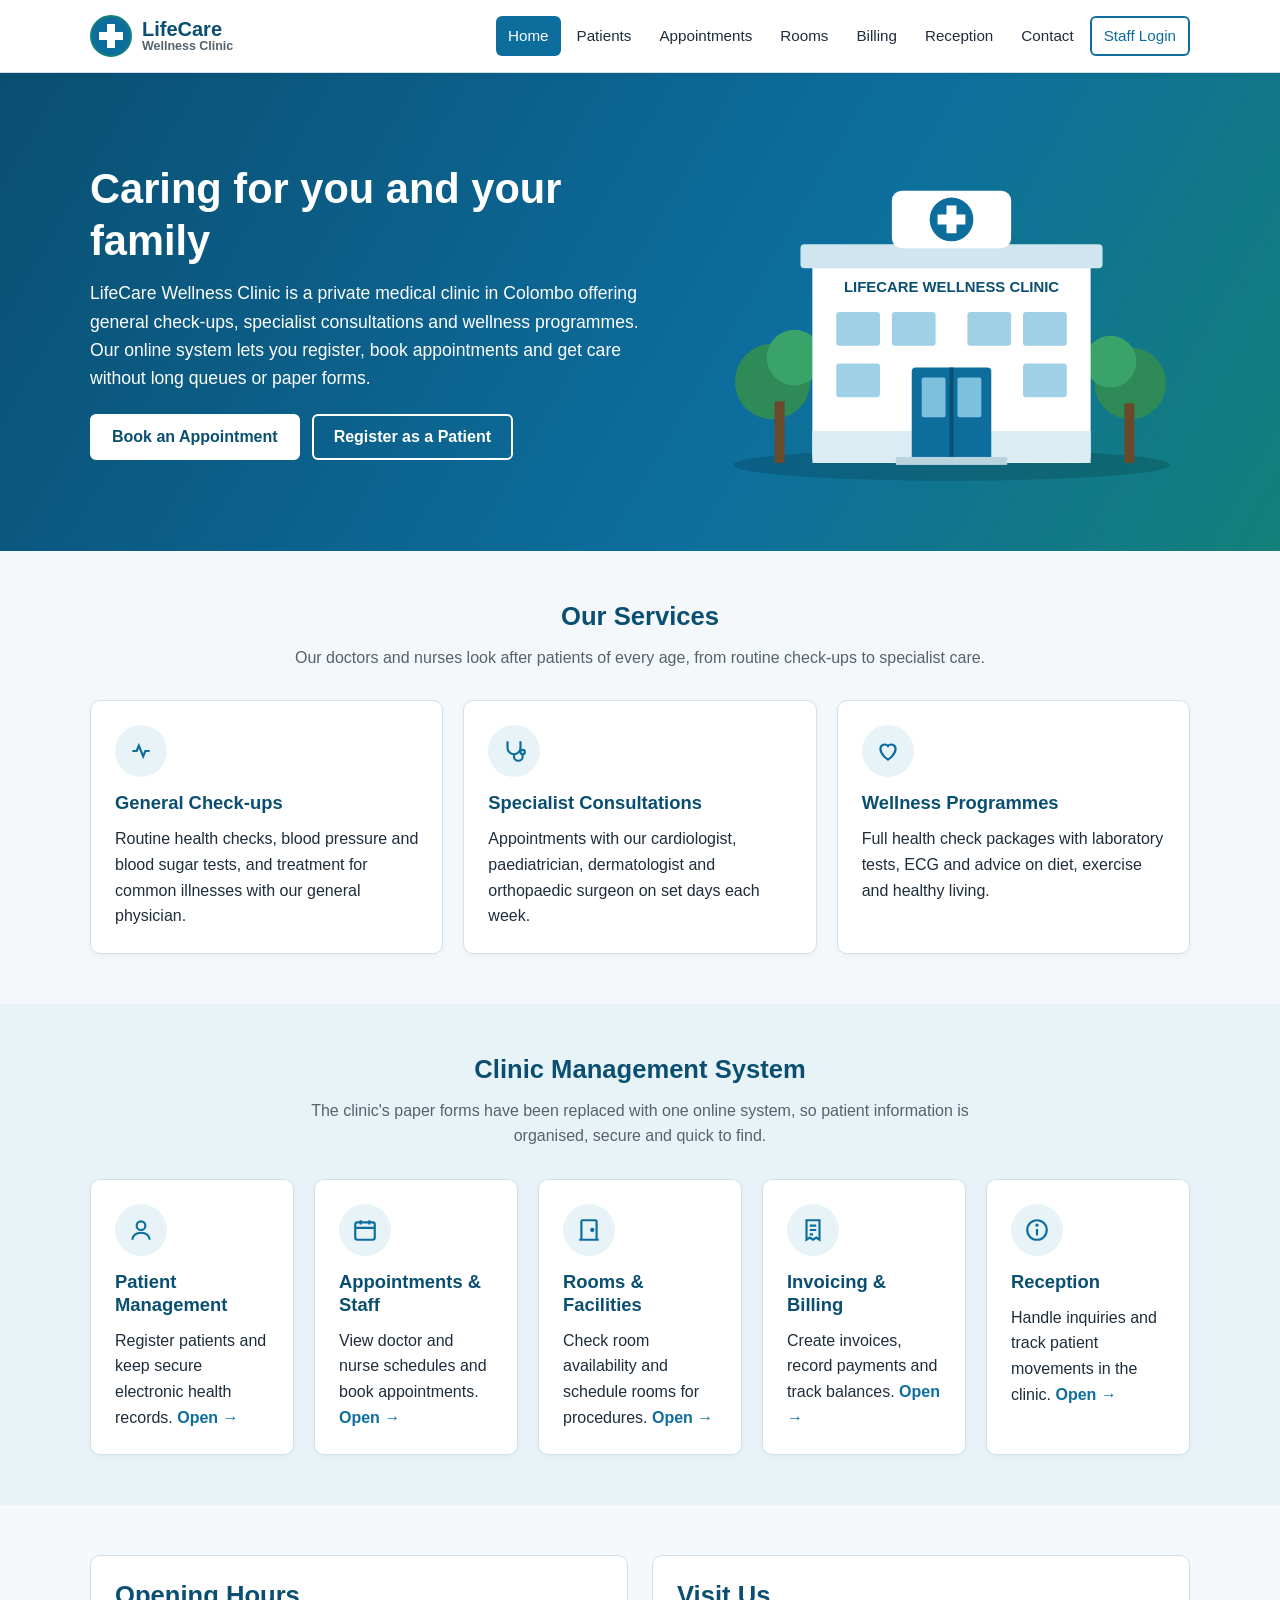
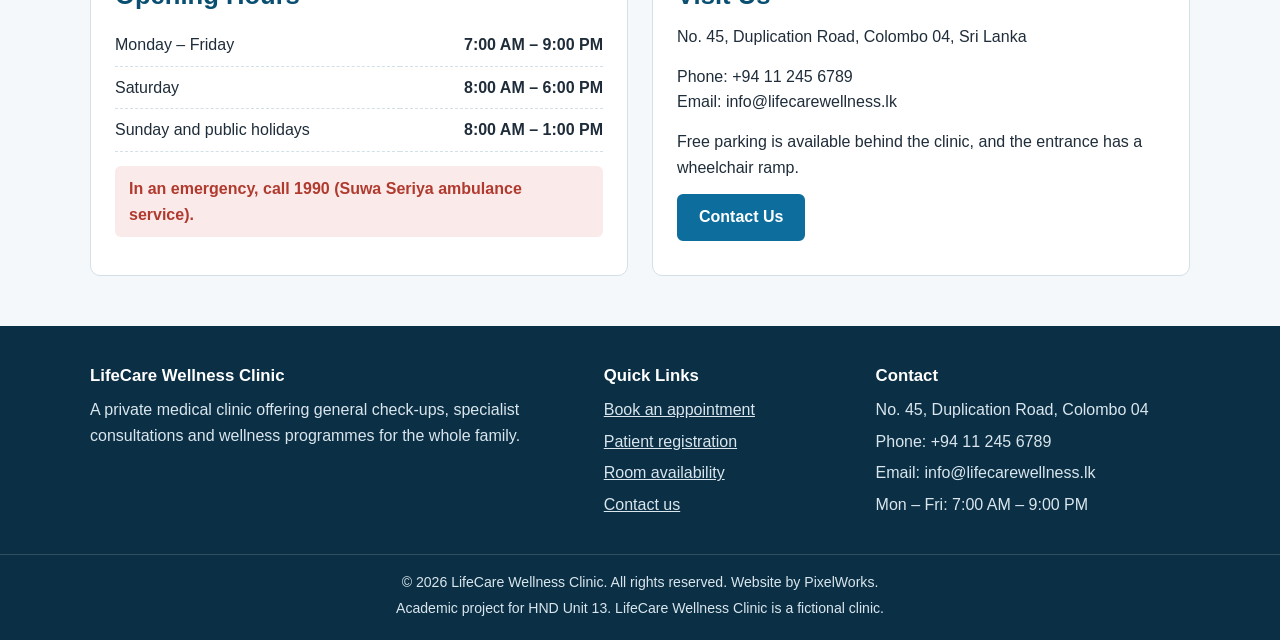
<file: index.html>
<!DOCTYPE html>
<html lang="en">
<head>
  <meta charset="UTF-8">
  <meta name="viewport" content="width=device-width, initial-scale=1">
  <title>LifeCare Wellness Clinic | Private Medical Clinic in Colombo</title>
  <meta name="description" content="LifeCare Wellness Clinic in Colombo offers general check-ups, specialist consultations and wellness programmes. Register and book appointments online.">
  <link rel="icon" href="data:image/svg+xml,%3Csvg xmlns='http://www.w3.org/2000/svg' viewBox='0 0 42 42'%3E%3Ccircle cx='21' cy='21' r='20' fill='%230d6e9e'/%3E%3Cpath d='M17 9h8v8h8v8h-8v8h-8v-8H9v-8h8z' fill='%23fff'/%3E%3C/svg%3E">
  <link rel="stylesheet" href="css/style.css">
  <script type="application/ld+json">
  {"@context": "https://schema.org", "@type": "MedicalClinic", "name": "LifeCare Wellness Clinic",
   "address": {"@type": "PostalAddress", "streetAddress": "No. 45, Duplication Road", "addressLocality": "Colombo 04", "addressCountry": "LK"},
   "telephone": "+94 11 245 6789", "openingHours": ["Mo-Fr 07:00-21:00", "Sa 08:00-18:00", "Su 08:00-13:00"],
   "medicalSpecialty": ["PrimaryCare", "Cardiovascular", "Pediatric", "Dermatology", "Musculoskeletal"]}
  </script>
</head>
<body>
  <a class="skip-link" href="#main">Skip to main content</a>

  <header class="site-header">
    <div class="container header-inner">
      <a href="index.html" class="logo"><svg viewBox="0 0 42 42" aria-hidden="true" focusable="false"><circle cx="21" cy="21" r="20" fill="#0d6e9e"/><path d="M17 9h8v8h8v8h-8v8h-8v-8H9v-8h8z" fill="#fff"/><circle cx="21" cy="21" r="20" fill="none" stroke="#13807a" stroke-width="2"/></svg><span>LifeCare<small>Wellness Clinic</small></span></a>
      <button type="button" class="menu-btn" id="menuBtn" aria-expanded="false" aria-controls="mainNav">Menu</button>
      <nav class="main-nav" id="mainNav" aria-label="Main menu">
        <ul><li><a href="index.html" class="active" aria-current="page">Home</a></li><li><a href="patients.html">Patients</a></li><li><a href="appointments.html">Appointments</a></li><li><a href="rooms.html">Rooms</a></li><li><a href="billing.html">Billing</a></li><li><a href="reception.html">Reception</a></li><li><a href="contact.html">Contact</a></li><li><a href="login.html" class="nav-login" id="navLogin">Staff Login</a></li></ul>
      </nav>
    </div>
  </header>

  <main id="main">


    <section class="hero">
      <div class="container hero-inner">
        <div class="hero-text">
          <h1>Caring for you and your family</h1>
          <p>LifeCare Wellness Clinic is a private medical clinic in Colombo offering general check-ups, specialist consultations and wellness programmes. Our online system lets you register, book appointments and get care without long queues or paper forms.</p>
          <div class="hero-buttons">
            <a href="appointments.html" class="btn btn-white">Book an Appointment</a>
            <a href="patients.html" class="btn btn-outline">Register as a Patient</a>
          </div>
        </div>
        <div class="hero-image"><svg viewBox="0 0 480 360" role="img" aria-labelledby="heroImgTitle">
  <title id="heroImgTitle">Illustration of the LifeCare Wellness Clinic building</title>
  <ellipse cx="240" cy="334" rx="220" ry="16" fill="#000" opacity="0.15"/>
  <circle cx="60" cy="250" r="38" fill="#2e8b57"/><circle cx="82" cy="226" r="28" fill="#3aa36a"/>
  <rect x="62" y="270" width="10" height="62" fill="#6b4a2b"/>
  <circle cx="420" cy="252" r="36" fill="#2e8b57"/><circle cx="400" cy="230" r="26" fill="#3aa36a"/>
  <rect x="414" y="272" width="10" height="60" fill="#6b4a2b"/>
  <rect x="100" y="128" width="280" height="204" rx="6" fill="#ffffff"/>
  <rect x="100" y="300" width="280" height="32" fill="#dcecf3"/>
  <rect x="88" y="112" width="304" height="24" rx="4" fill="#cfe6f0"/>
  <rect x="180" y="58" width="120" height="58" rx="10" fill="#ffffff"/>
  <circle cx="240" cy="87" r="22" fill="#0d6e9e"/>
  <path d="M235 73h10v9h9v10h-9v9h-10v-9h-9V82h9z" fill="#ffffff"/>
  <text x="240" y="160" text-anchor="middle" font-family="Segoe UI, Arial, sans-serif" font-size="15" font-weight="700" fill="#0a4f72">LIFECARE WELLNESS CLINIC</text>
  <g fill="#9fd0e6">
    <rect x="124" y="180" width="44" height="34" rx="3"/><rect x="180" y="180" width="44" height="34" rx="3"/>
    <rect x="256" y="180" width="44" height="34" rx="3"/><rect x="312" y="180" width="44" height="34" rx="3"/>
    <rect x="124" y="232" width="44" height="34" rx="3"/><rect x="312" y="232" width="44" height="34" rx="3"/>
  </g>
  <rect x="200" y="236" width="80" height="96" rx="4" fill="#0d6e9e"/>
  <rect x="238" y="236" width="4" height="96" fill="#0a4f72"/>
  <rect x="210" y="246" width="24" height="40" rx="2" fill="#7cc0de"/><rect x="246" y="246" width="24" height="40" rx="2" fill="#7cc0de"/>
  <rect x="184" y="326" width="112" height="8" fill="#b9d3df"/>
</svg></div>
      </div>
    </section>

    <section class="section">
      <div class="container">
        <h2 class="section-title">Our Services</h2>
        <p class="section-intro">Our doctors and nurses look after patients of every age, from routine check-ups to specialist care.</p>
        <div class="cards">
          <div class="card"><div class="card-icon"><svg viewBox="0 0 24 24" fill="none" stroke="currentColor" stroke-width="2" aria-hidden="true"><path d="M4 12h4l2-5 4 10 2-5h4"/></svg></div><h3>General Check-ups</h3><p>Routine health checks, blood pressure and blood sugar tests, and treatment for common illnesses with our general physician.</p></div>
          <div class="card"><div class="card-icon"><svg viewBox="0 0 24 24" fill="none" stroke="currentColor" stroke-width="2" aria-hidden="true"><path d="M6 3v6a6 6 0 0 0 12 0V3"/><path d="M12 15v2a4 4 0 0 0 8 0v-2"/><circle cx="20" cy="13" r="2"/></svg></div><h3>Specialist Consultations</h3><p>Appointments with our cardiologist, paediatrician, dermatologist and orthopaedic surgeon on set days each week.</p></div>
          <div class="card"><div class="card-icon"><svg viewBox="0 0 24 24" fill="none" stroke="currentColor" stroke-width="2" aria-hidden="true"><path d="M12 20s-7-4.4-7-10a4 4 0 0 1 7-2.6A4 4 0 0 1 19 10c0 5.6-7 10-7 10z"/></svg></div><h3>Wellness Programmes</h3><p>Full health check packages with laboratory tests, ECG and advice on diet, exercise and healthy living.</p></div>
        </div>
      </div>
    </section>

    <section class="section section-light">
      <div class="container">
        <h2 class="section-title">Clinic Management System</h2>
        <p class="section-intro">The clinic's paper forms have been replaced with one online system, so patient information is organised, secure and quick to find.</p>
        <div class="cards cards-5">
          <a class="card card-link" href="patients.html"><div class="card-icon"><svg viewBox="0 0 24 24" fill="none" stroke="currentColor" stroke-width="2" aria-hidden="true"><circle cx="12" cy="8" r="4"/><path d="M4 21c0-4 3.6-6.5 8-6.5s8 2.5 8 6.5"/></svg></div><h3>Patient Management</h3><p>Register patients and keep secure electronic health records. <span class="more">Open &rarr;</span></p></a>
          <a class="card card-link" href="appointments.html"><div class="card-icon"><svg viewBox="0 0 24 24" fill="none" stroke="currentColor" stroke-width="2" aria-hidden="true"><rect x="3" y="5" width="18" height="16" rx="2"/><path d="M3 10h18M8 3v4M16 3v4"/></svg></div><h3>Appointments &amp; Staff</h3><p>View doctor and nurse schedules and book appointments. <span class="more">Open &rarr;</span></p></a>
          <a class="card card-link" href="rooms.html"><div class="card-icon"><svg viewBox="0 0 24 24" fill="none" stroke="currentColor" stroke-width="2" aria-hidden="true"><path d="M5 21V4a1 1 0 0 1 1-1h12a1 1 0 0 1 1 1v17M3 21h18"/><circle cx="15" cy="12" r="1" fill="currentColor"/></svg></div><h3>Rooms &amp; Facilities</h3><p>Check room availability and schedule rooms for procedures. <span class="more">Open &rarr;</span></p></a>
          <a class="card card-link" href="billing.html"><div class="card-icon"><svg viewBox="0 0 24 24" fill="none" stroke="currentColor" stroke-width="2" aria-hidden="true"><path d="M6 3h12v18l-3-2-3 2-3-2-3 2z"/><path d="M9 8h6M9 12h6M9 16h3"/></svg></div><h3>Invoicing &amp; Billing</h3><p>Create invoices, record payments and track balances. <span class="more">Open &rarr;</span></p></a>
          <a class="card card-link" href="reception.html"><div class="card-icon"><svg viewBox="0 0 24 24" fill="none" stroke="currentColor" stroke-width="2" aria-hidden="true"><circle cx="12" cy="12" r="9"/><path d="M12 11v6"/><circle cx="12" cy="7.5" r="0.6" fill="currentColor"/></svg></div><h3>Reception</h3><p>Handle inquiries and track patient movements in the clinic. <span class="more">Open &rarr;</span></p></a>
        </div>
      </div>
    </section>

    <section class="section">
      <div class="container info-grid">
        <div class="panel">
          <h2>Opening Hours</h2>
          <table class="hours">
            <tr><td>Monday &ndash; Friday</td><td>7:00 AM &ndash; 9:00 PM</td></tr>
            <tr><td>Saturday</td><td>8:00 AM &ndash; 6:00 PM</td></tr>
            <tr><td>Sunday and public holidays</td><td>8:00 AM &ndash; 1:00 PM</td></tr>
          </table>
          <p class="emergency">In an emergency, call 1990 (Suwa Seriya ambulance service).</p>
        </div>
        <div class="panel">
          <h2>Visit Us</h2>
          <p>No. 45, Duplication Road, Colombo 04, Sri Lanka</p>
          <p>Phone: +94 11 245 6789<br>Email: info@lifecarewellness.lk</p>
          <p>Free parking is available behind the clinic, and the entrance has a wheelchair ramp.</p>
          <a class="btn" href="contact.html">Contact Us</a>
        </div>
      </div>
    </section>
  </main>

  <footer class="site-footer">
    <div class="container footer-grid">
      <div>
        <h2>LifeCare Wellness Clinic</h2>
        <p>A private medical clinic offering general check-ups, specialist consultations and wellness programmes for the whole family.</p>
      </div>
      <div>
        <h2>Quick Links</h2>
        <ul>
          <li><a href="appointments.html">Book an appointment</a></li>
          <li><a href="patients.html">Patient registration</a></li>
          <li><a href="rooms.html">Room availability</a></li>
          <li><a href="contact.html">Contact us</a></li>
        </ul>
      </div>
      <div>
        <h2>Contact</h2>
        <ul>
          <li>No. 45, Duplication Road, Colombo 04</li>
          <li>Phone: +94 11 245 6789</li>
          <li>Email: info@lifecarewellness.lk</li>
          <li>Mon &ndash; Fri: 7:00 AM &ndash; 9:00 PM</li>
        </ul>
      </div>
    </div>
    <div class="footer-bottom">
      <div class="container">
        <p>&copy; <span id="year">2026</span> LifeCare Wellness Clinic. All rights reserved. Website by PixelWorks.</p>
        <p>Academic project for HND Unit 13. LifeCare Wellness Clinic is a fictional clinic.</p>
      </div>
    </div>
  </footer>

  <script src="js/script.js"></script>
</body>
</html>
</file>
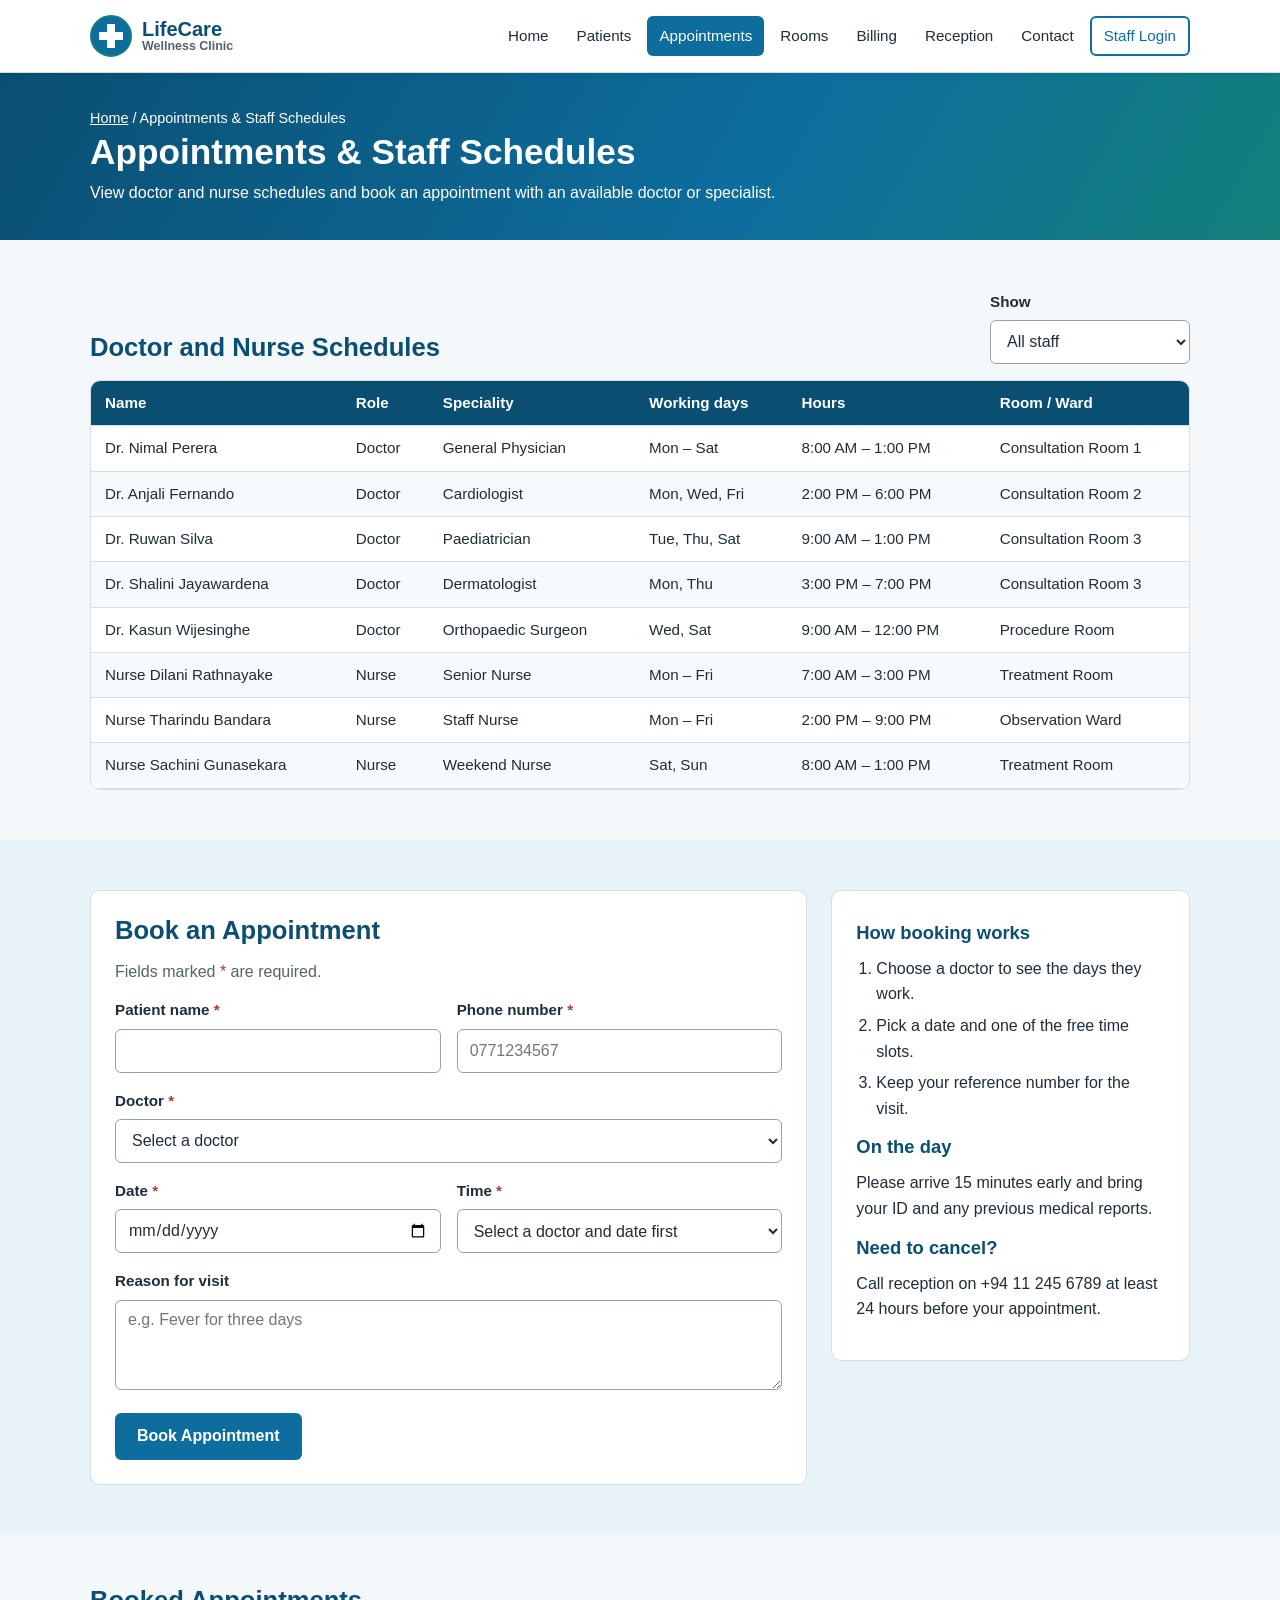
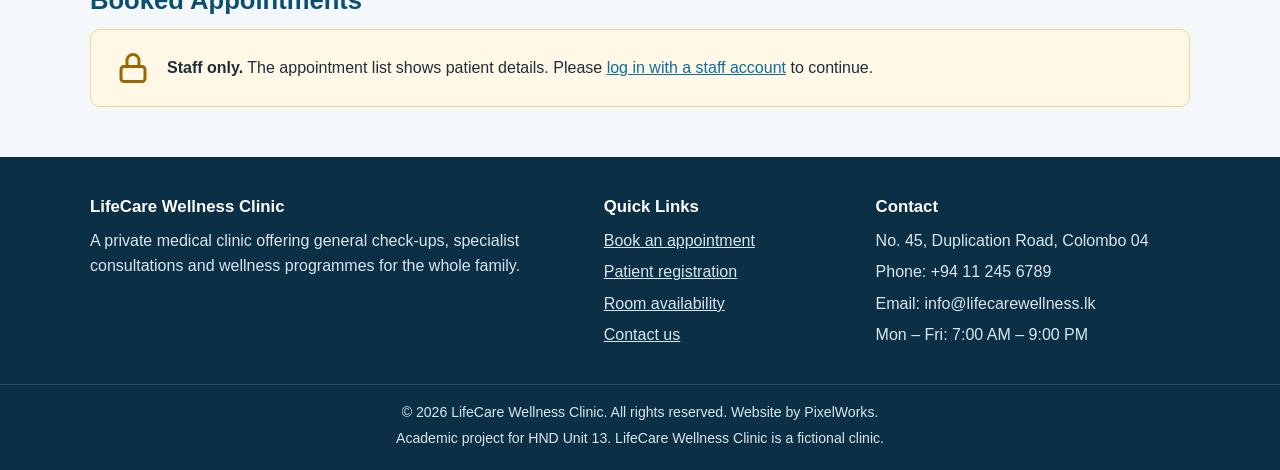
<file: appointments.html>
<!DOCTYPE html>
<html lang="en">
<head>
  <meta charset="UTF-8">
  <meta name="viewport" content="width=device-width, initial-scale=1">
  <title>Appointments and Staff Schedules | LifeCare Wellness Clinic</title>
  <meta name="description" content="See when LifeCare Wellness Clinic doctors and nurses are available and book an appointment with a general physician or specialist online.">
  <link rel="icon" href="data:image/svg+xml,%3Csvg xmlns='http://www.w3.org/2000/svg' viewBox='0 0 42 42'%3E%3Ccircle cx='21' cy='21' r='20' fill='%230d6e9e'/%3E%3Cpath d='M17 9h8v8h8v8h-8v8h-8v-8H9v-8h8z' fill='%23fff'/%3E%3C/svg%3E">
  <link rel="stylesheet" href="css/style.css">
</head>
<body>
  <a class="skip-link" href="#main">Skip to main content</a>

  <header class="site-header">
    <div class="container header-inner">
      <a href="index.html" class="logo"><svg viewBox="0 0 42 42" aria-hidden="true" focusable="false"><circle cx="21" cy="21" r="20" fill="#0d6e9e"/><path d="M17 9h8v8h8v8h-8v8h-8v-8H9v-8h8z" fill="#fff"/><circle cx="21" cy="21" r="20" fill="none" stroke="#13807a" stroke-width="2"/></svg><span>LifeCare<small>Wellness Clinic</small></span></a>
      <button type="button" class="menu-btn" id="menuBtn" aria-expanded="false" aria-controls="mainNav">Menu</button>
      <nav class="main-nav" id="mainNav" aria-label="Main menu">
        <ul><li><a href="index.html">Home</a></li><li><a href="patients.html">Patients</a></li><li><a href="appointments.html" class="active" aria-current="page">Appointments</a></li><li><a href="rooms.html">Rooms</a></li><li><a href="billing.html">Billing</a></li><li><a href="reception.html">Reception</a></li><li><a href="contact.html">Contact</a></li><li><a href="login.html" class="nav-login" id="navLogin">Staff Login</a></li></ul>
      </nav>
    </div>
  </header>

  <main id="main">
<section class="page-banner"><div class="container"><p class="breadcrumb"><a href="index.html">Home</a> / Appointments &amp; Staff Schedules</p><h1>Appointments &amp; Staff Schedules</h1><p>View doctor and nurse schedules and book an appointment with an available doctor or specialist.</p></div></section>

    <section class="section">
      <div class="container">
        <div class="section-head">
          <h2>Doctor and Nurse Schedules</h2>
          <div class="form-group" style="margin:0;min-width:200px"><label for="roleFilter">Show</label>
            <select id="roleFilter"><option value="all">All staff</option><option value="Doctor">Doctors only</option><option value="Nurse">Nurses only</option></select></div>
        </div>
        <div class="table-wrap">
          <table class="data-table" id="scheduleTable">
            <thead><tr><th>Name</th><th>Role</th><th>Speciality</th><th>Working days</th><th>Hours</th><th>Room / Ward</th></tr></thead>
            <tbody></tbody>
          </table>
        </div>
      </div>
    </section>

    <section class="section section-light">
      <div class="container two-col">
        <div class="panel">
          <h2>Book an Appointment</h2>
          <p class="muted">Fields marked <span class="required">*</span> are required.</p>
          <form id="appointmentForm" novalidate>
            <div class="form-row"><div class="form-group"><label for="aPatient">Patient name <span class="required" aria-hidden="true">*</span></label><input type="text" id="aPatient" name="aPatient" required aria-describedby="aPatientError" autocomplete="name"><span class="error-text" id="aPatientError"></span></div><div class="form-group"><label for="aPhone">Phone number <span class="required" aria-hidden="true">*</span></label><input type="tel" id="aPhone" name="aPhone" required aria-describedby="aPhoneError" autocomplete="tel" placeholder="0771234567"><span class="error-text" id="aPhoneError"></span></div></div>
            <div class="form-group"><label for="aDoctor">Doctor <span class="required" aria-hidden="true">*</span></label><select id="aDoctor" name="aDoctor" required aria-describedby="aDoctorError"><option value="">Select a doctor</option></select><span class="error-text" id="aDoctorError"></span></div>
            <p class="hint" id="doctorDays" aria-live="polite"></p>
            <div class="form-row"><div class="form-group"><label for="aDate">Date <span class="required" aria-hidden="true">*</span></label><input type="date" id="aDate" name="aDate" required aria-describedby="aDateError"><span class="error-text" id="aDateError"></span></div><div class="form-group"><label for="aTime">Time <span class="required" aria-hidden="true">*</span></label><select id="aTime" name="aTime" required aria-describedby="aTimeError"><option value="">Select a doctor and date first</option></select><span class="error-text" id="aTimeError"></span></div></div>
            <div class="form-group"><label for="aReason">Reason for visit</label><textarea id="aReason" name="aReason" aria-describedby="aReasonError" placeholder="e.g. Fever for three days"></textarea><span class="error-text" id="aReasonError"></span></div>
            <button type="submit" class="btn">Book Appointment</button>
            <p id="appointmentMsg" class="message" role="status" aria-live="polite"></p>
          </form>
        </div>
        <aside class="panel side-info">
          <h3>How booking works</h3>
          <ol>
            <li>Choose a doctor to see the days they work.</li>
            <li>Pick a date and one of the free time slots.</li>
            <li>Keep your reference number for the visit.</li>
          </ol>
          <h3>On the day</h3>
          <p>Please arrive 15 minutes early and bring your ID and any previous medical reports.</p>
          <h3>Need to cancel?</h3>
          <p>Call reception on +94 11 245 6789 at least 24 hours before your appointment.</p>
        </aside>
      </div>
    </section>

    <section class="section">
      <div class="container">
        <h2>Booked Appointments</h2>
        <div class="lock-box guest-only"><svg viewBox="0 0 24 24" aria-hidden="true" focusable="false" fill="none" stroke="currentColor" stroke-width="2"><rect x="4" y="11" width="16" height="10" rx="2"/><path d="M8 11V7a4 4 0 0 1 8 0v4"/></svg><p><strong>Staff only.</strong> The appointment list shows patient details. Please <a href="login.html">log in with a staff account</a> to continue.</p></div>
        <div class="staff-only">
          <div class="inline-form">
            <div class="form-group"><label for="apptFilterDate">Show appointments on</label><input type="date" id="apptFilterDate"></div>
            <button type="button" class="btn btn-secondary" id="apptShowAll">Show all dates</button>
          </div>
          <div class="table-wrap">
            <table class="data-table" id="appointmentTable">
              <thead><tr><th>Ref</th><th>Date</th><th>Time</th><th>Patient</th><th>Phone</th><th>Doctor</th><th>Reason</th><th>Status</th><th>Action</th></tr></thead>
              <tbody></tbody>
            </table>
          </div>
        </div>
      </div>
    </section>
  </main>

  <footer class="site-footer">
    <div class="container footer-grid">
      <div>
        <h2>LifeCare Wellness Clinic</h2>
        <p>A private medical clinic offering general check-ups, specialist consultations and wellness programmes for the whole family.</p>
      </div>
      <div>
        <h2>Quick Links</h2>
        <ul>
          <li><a href="appointments.html">Book an appointment</a></li>
          <li><a href="patients.html">Patient registration</a></li>
          <li><a href="rooms.html">Room availability</a></li>
          <li><a href="contact.html">Contact us</a></li>
        </ul>
      </div>
      <div>
        <h2>Contact</h2>
        <ul>
          <li>No. 45, Duplication Road, Colombo 04</li>
          <li>Phone: +94 11 245 6789</li>
          <li>Email: info@lifecarewellness.lk</li>
          <li>Mon &ndash; Fri: 7:00 AM &ndash; 9:00 PM</li>
        </ul>
      </div>
    </div>
    <div class="footer-bottom">
      <div class="container">
        <p>&copy; <span id="year">2026</span> LifeCare Wellness Clinic. All rights reserved. Website by PixelWorks.</p>
        <p>Academic project for HND Unit 13. LifeCare Wellness Clinic is a fictional clinic.</p>
      </div>
    </div>
  </footer>

  <script src="js/script.js"></script>
</body>
</html>
</file>
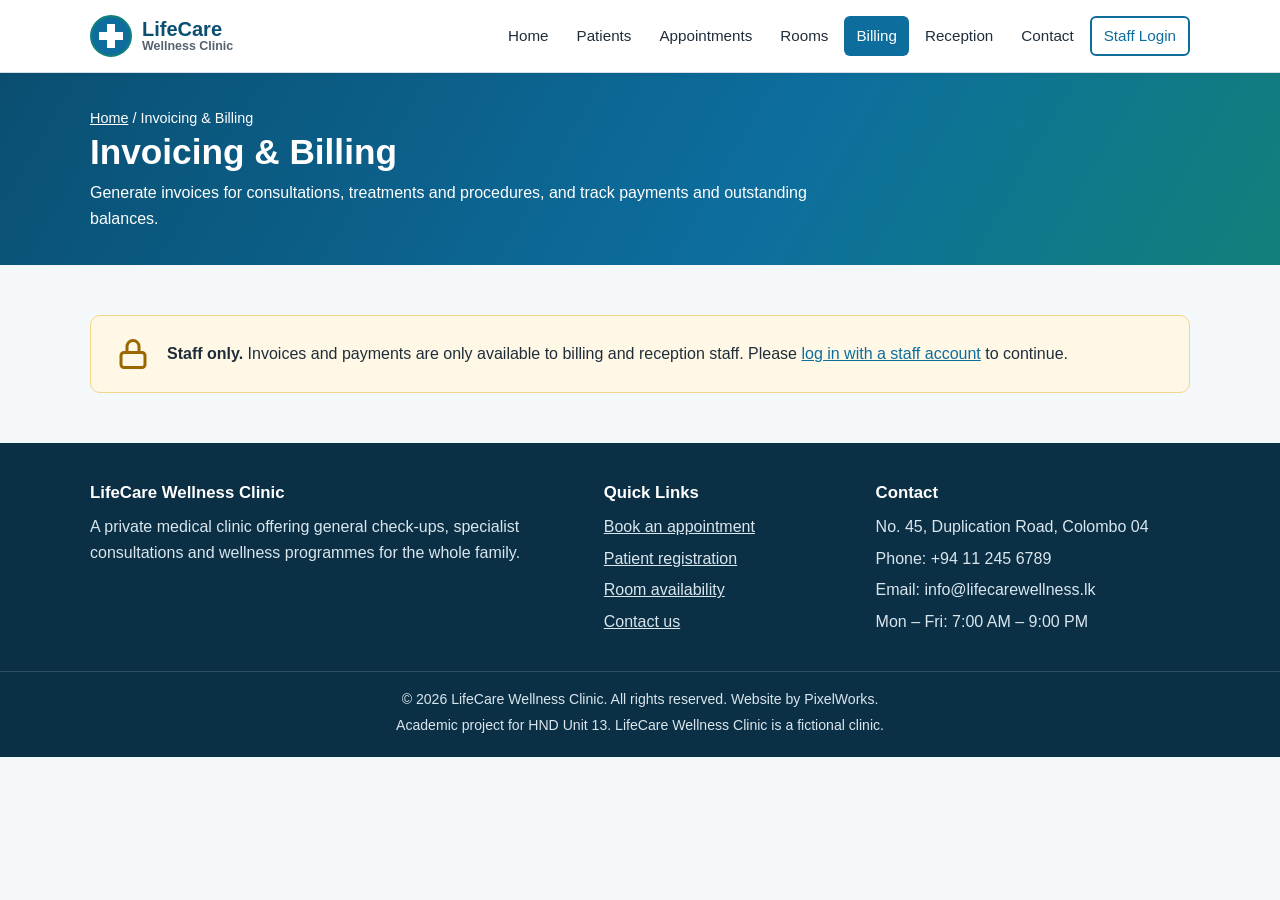
<file: billing.html>
<!DOCTYPE html>
<html lang="en">
<head>
  <meta charset="UTF-8">
  <meta name="viewport" content="width=device-width, initial-scale=1">
  <title>Invoicing and Billing | LifeCare Wellness Clinic</title>
  <meta name="description" content="Billing at LifeCare Wellness Clinic: invoices for consultations, tests and procedures, payment tracking and outstanding balances.">
  <link rel="icon" href="data:image/svg+xml,%3Csvg xmlns='http://www.w3.org/2000/svg' viewBox='0 0 42 42'%3E%3Ccircle cx='21' cy='21' r='20' fill='%230d6e9e'/%3E%3Cpath d='M17 9h8v8h8v8h-8v8h-8v-8H9v-8h8z' fill='%23fff'/%3E%3C/svg%3E">
  <link rel="stylesheet" href="css/style.css">
</head>
<body>
  <a class="skip-link" href="#main">Skip to main content</a>

  <header class="site-header">
    <div class="container header-inner">
      <a href="index.html" class="logo"><svg viewBox="0 0 42 42" aria-hidden="true" focusable="false"><circle cx="21" cy="21" r="20" fill="#0d6e9e"/><path d="M17 9h8v8h8v8h-8v8h-8v-8H9v-8h8z" fill="#fff"/><circle cx="21" cy="21" r="20" fill="none" stroke="#13807a" stroke-width="2"/></svg><span>LifeCare<small>Wellness Clinic</small></span></a>
      <button type="button" class="menu-btn" id="menuBtn" aria-expanded="false" aria-controls="mainNav">Menu</button>
      <nav class="main-nav" id="mainNav" aria-label="Main menu">
        <ul><li><a href="index.html">Home</a></li><li><a href="patients.html">Patients</a></li><li><a href="appointments.html">Appointments</a></li><li><a href="rooms.html">Rooms</a></li><li><a href="billing.html" class="active" aria-current="page">Billing</a></li><li><a href="reception.html">Reception</a></li><li><a href="contact.html">Contact</a></li><li><a href="login.html" class="nav-login" id="navLogin">Staff Login</a></li></ul>
      </nav>
    </div>
  </header>

  <main id="main">
<section class="page-banner"><div class="container"><p class="breadcrumb"><a href="index.html">Home</a> / Invoicing &amp; Billing</p><h1>Invoicing &amp; Billing</h1><p>Generate invoices for consultations, treatments and procedures, and track payments and outstanding balances.</p></div></section>

    <section class="section">
      <div class="container">
        <div class="lock-box guest-only"><svg viewBox="0 0 24 24" aria-hidden="true" focusable="false" fill="none" stroke="currentColor" stroke-width="2"><rect x="4" y="11" width="16" height="10" rx="2"/><path d="M8 11V7a4 4 0 0 1 8 0v4"/></svg><p><strong>Staff only.</strong> Invoices and payments are only available to billing and reception staff. Please <a href="login.html">log in with a staff account</a> to continue.</p></div>
        <div class="staff-only">
          <div class="summary">
            <div class="summary-box"><p class="label">Total billed</p><p class="value" id="sumBilled">LKR 0</p></div>
            <div class="summary-box"><p class="label">Payments received</p><p class="value" id="sumReceived">LKR 0</p></div>
            <div class="summary-box"><p class="label">Outstanding balance</p><p class="value" id="sumOutstanding">LKR 0</p></div>
            <div class="summary-box"><p class="label">Unpaid invoices</p><p class="value" id="sumUnpaid">0</p></div>
          </div>
          <div class="two-col even">
            <div class="panel">
              <h2>Create Invoice</h2>
              <form id="invoiceForm" novalidate>
                <div class="form-row"><div class="form-group"><label for="iPatient">Patient <span class="required" aria-hidden="true">*</span></label><select id="iPatient" name="iPatient" required aria-describedby="iPatientError"><option value="">Select a patient</option></select><span class="error-text" id="iPatientError"></span></div><div class="form-group"><label for="iDate">Invoice date <span class="required" aria-hidden="true">*</span></label><input type="date" id="iDate" name="iDate" required aria-describedby="iDateError"><span class="error-text" id="iDateError"></span></div></div>
                <fieldset>
                  <legend>Services <span class="required" aria-hidden="true">*</span></legend>
                  <ul class="checkbox-list" id="serviceList"></ul>
                  <span class="error-text" id="serviceError" aria-live="polite"></span>
                </fieldset>
                <div class="form-row"><div class="form-group"><label for="iPaid">Amount paid now (LKR)</label><input type="number" id="iPaid" name="iPaid" aria-describedby="iPaidError" min="0" step="100" placeholder="0"><span class="error-text" id="iPaidError"></span></div><div class="form-group"><label for="iMethod">Payment method</label><select id="iMethod" name="iMethod" aria-describedby="iMethodError"><option>Cash</option><option>Card</option><option>Online transfer</option></select><span class="error-text" id="iMethodError"></span></div></div>
                <div class="total-box" aria-live="polite"><span>Total: <span id="iTotal">LKR 0</span></span><span>Balance: <span id="iBalance">LKR 0</span></span></div>
                <button type="submit" class="btn">Generate Invoice</button>
                <p id="invoiceMsg" class="message" role="status" aria-live="polite"></p>
              </form>
            </div>
            <div class="panel">
              <h2>Record a Payment</h2>
              <form id="paymentForm" novalidate>
                <div class="form-group"><label for="payInvoice">Invoice <span class="required" aria-hidden="true">*</span></label><select id="payInvoice" name="payInvoice" required aria-describedby="payInvoiceError"><option value="">Select an invoice</option></select><span class="error-text" id="payInvoiceError"></span></div>
                <div class="form-row"><div class="form-group"><label for="payAmount">Amount (LKR) <span class="required" aria-hidden="true">*</span></label><input type="number" id="payAmount" name="payAmount" required aria-describedby="payAmountError" min="1" step="100"><span class="error-text" id="payAmountError"></span></div><div class="form-group"><label for="payMethod">Payment method</label><select id="payMethod" name="payMethod" aria-describedby="payMethodError"><option>Cash</option><option>Card</option><option>Online transfer</option></select><span class="error-text" id="payMethodError"></span></div></div>
                <button type="submit" class="btn">Record Payment</button>
                <p id="paymentMsg" class="message" role="status" aria-live="polite"></p>
              </form>
            </div>
          </div>

          <div class="section-head" style="margin-top:30px">
            <h2>Invoices</h2>
            <div class="form-group" style="margin:0;min-width:200px"><label for="invoiceFilter">Show</label>
              <select id="invoiceFilter"><option value="all">All invoices</option><option>Paid</option><option>Partially paid</option><option>Unpaid</option></select></div>
          </div>
          <div class="table-wrap">
            <table class="data-table" id="invoiceTable">
              <thead><tr><th>Invoice</th><th>Date</th><th>Patient</th><th class="num">Total</th><th class="num">Paid</th><th class="num">Balance</th><th>Status</th><th>Action</th></tr></thead>
              <tbody></tbody>
            </table>
          </div>
          <div id="invoiceView" class="invoice" hidden></div>
        </div>
      </div>
    </section>
  </main>

  <footer class="site-footer">
    <div class="container footer-grid">
      <div>
        <h2>LifeCare Wellness Clinic</h2>
        <p>A private medical clinic offering general check-ups, specialist consultations and wellness programmes for the whole family.</p>
      </div>
      <div>
        <h2>Quick Links</h2>
        <ul>
          <li><a href="appointments.html">Book an appointment</a></li>
          <li><a href="patients.html">Patient registration</a></li>
          <li><a href="rooms.html">Room availability</a></li>
          <li><a href="contact.html">Contact us</a></li>
        </ul>
      </div>
      <div>
        <h2>Contact</h2>
        <ul>
          <li>No. 45, Duplication Road, Colombo 04</li>
          <li>Phone: +94 11 245 6789</li>
          <li>Email: info@lifecarewellness.lk</li>
          <li>Mon &ndash; Fri: 7:00 AM &ndash; 9:00 PM</li>
        </ul>
      </div>
    </div>
    <div class="footer-bottom">
      <div class="container">
        <p>&copy; <span id="year">2026</span> LifeCare Wellness Clinic. All rights reserved. Website by PixelWorks.</p>
        <p>Academic project for HND Unit 13. LifeCare Wellness Clinic is a fictional clinic.</p>
      </div>
    </div>
  </footer>

  <script src="js/script.js"></script>
</body>
</html>
</file>
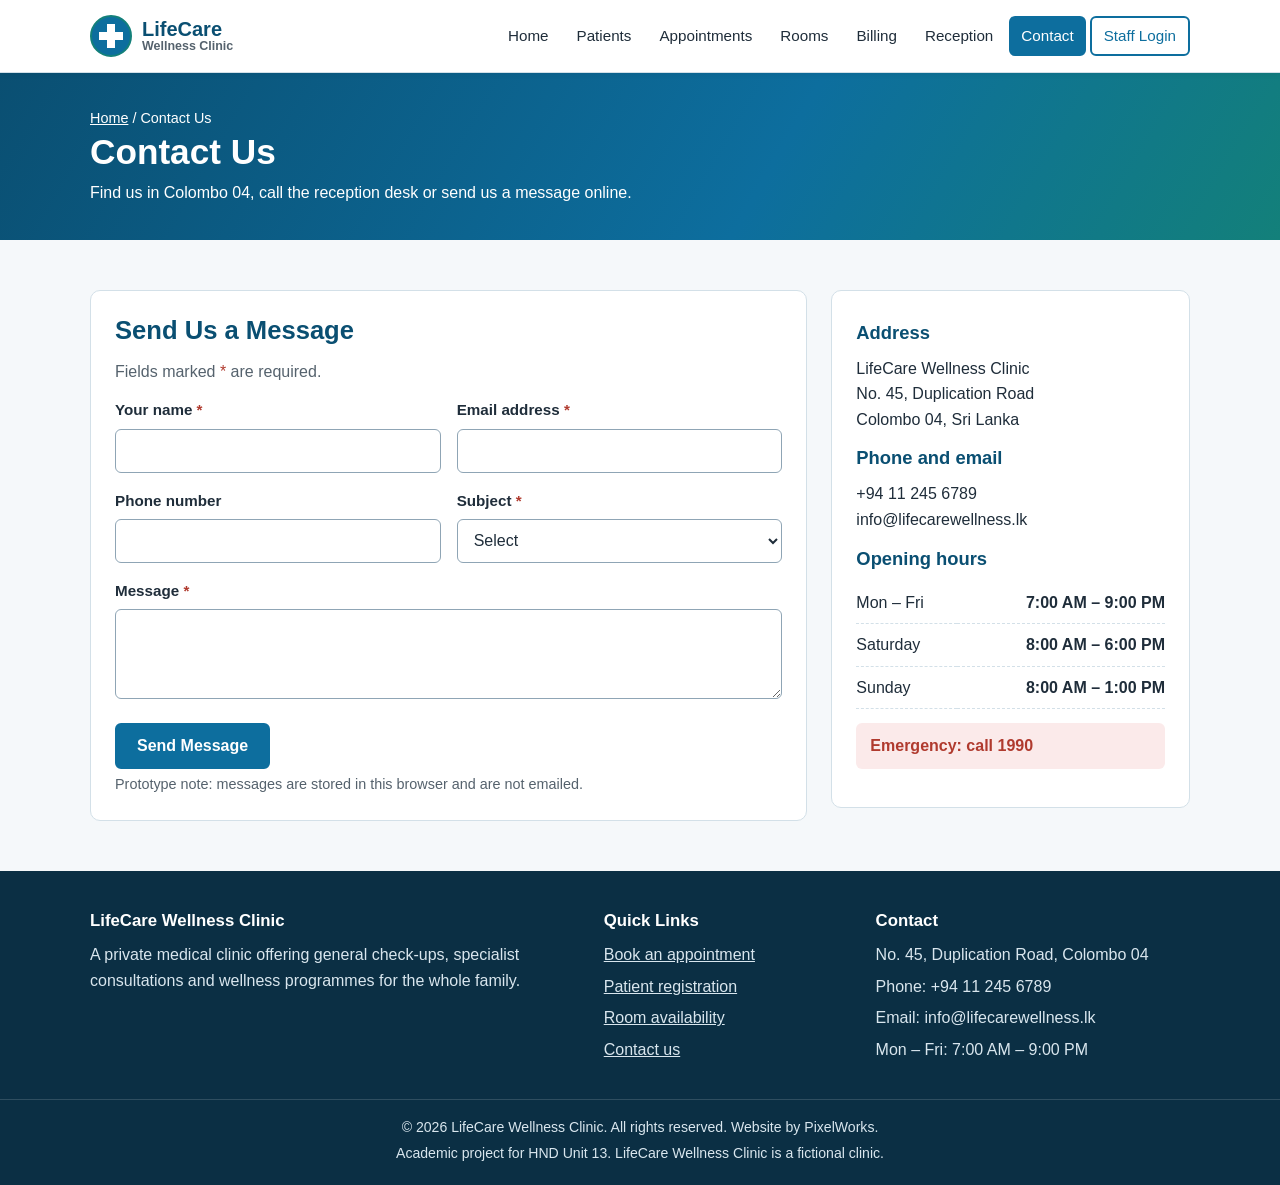
<file: contact.html>
<!DOCTYPE html>
<html lang="en">
<head>
  <meta charset="UTF-8">
  <meta name="viewport" content="width=device-width, initial-scale=1">
  <title>Contact Us | LifeCare Wellness Clinic</title>
  <meta name="description" content="Contact LifeCare Wellness Clinic in Colombo 04: address, phone number, email, opening hours and an online message form.">
  <link rel="icon" href="data:image/svg+xml,%3Csvg xmlns='http://www.w3.org/2000/svg' viewBox='0 0 42 42'%3E%3Ccircle cx='21' cy='21' r='20' fill='%230d6e9e'/%3E%3Cpath d='M17 9h8v8h8v8h-8v8h-8v-8H9v-8h8z' fill='%23fff'/%3E%3C/svg%3E">
  <link rel="stylesheet" href="css/style.css">
</head>
<body>
  <a class="skip-link" href="#main">Skip to main content</a>

  <header class="site-header">
    <div class="container header-inner">
      <a href="index.html" class="logo"><svg viewBox="0 0 42 42" aria-hidden="true" focusable="false"><circle cx="21" cy="21" r="20" fill="#0d6e9e"/><path d="M17 9h8v8h8v8h-8v8h-8v-8H9v-8h8z" fill="#fff"/><circle cx="21" cy="21" r="20" fill="none" stroke="#13807a" stroke-width="2"/></svg><span>LifeCare<small>Wellness Clinic</small></span></a>
      <button type="button" class="menu-btn" id="menuBtn" aria-expanded="false" aria-controls="mainNav">Menu</button>
      <nav class="main-nav" id="mainNav" aria-label="Main menu">
        <ul><li><a href="index.html">Home</a></li><li><a href="patients.html">Patients</a></li><li><a href="appointments.html">Appointments</a></li><li><a href="rooms.html">Rooms</a></li><li><a href="billing.html">Billing</a></li><li><a href="reception.html">Reception</a></li><li><a href="contact.html" class="active" aria-current="page">Contact</a></li><li><a href="login.html" class="nav-login" id="navLogin">Staff Login</a></li></ul>
      </nav>
    </div>
  </header>

  <main id="main">
<section class="page-banner"><div class="container"><p class="breadcrumb"><a href="index.html">Home</a> / Contact Us</p><h1>Contact Us</h1><p>Find us in Colombo 04, call the reception desk or send us a message online.</p></div></section>

    <section class="section">
      <div class="container two-col">
        <div class="panel">
          <h2>Send Us a Message</h2>
          <p class="muted">Fields marked <span class="required">*</span> are required.</p>
          <form id="contactForm" novalidate>
            <div class="form-row"><div class="form-group"><label for="cName">Your name <span class="required" aria-hidden="true">*</span></label><input type="text" id="cName" name="cName" required aria-describedby="cNameError" autocomplete="name"><span class="error-text" id="cNameError"></span></div><div class="form-group"><label for="cEmail">Email address <span class="required" aria-hidden="true">*</span></label><input type="email" id="cEmail" name="cEmail" required aria-describedby="cEmailError" autocomplete="email"><span class="error-text" id="cEmailError"></span></div></div>
            <div class="form-row"><div class="form-group"><label for="cPhone">Phone number</label><input type="tel" id="cPhone" name="cPhone" aria-describedby="cPhoneError" autocomplete="tel"><span class="error-text" id="cPhoneError"></span></div><div class="form-group"><label for="cSubject">Subject <span class="required" aria-hidden="true">*</span></label><select id="cSubject" name="cSubject" required aria-describedby="cSubjectError"><option value="">Select</option><option>General inquiry</option><option>Appointments</option><option>Billing</option><option>Feedback</option></select><span class="error-text" id="cSubjectError"></span></div></div>
            <div class="form-group"><label for="cMessage">Message <span class="required" aria-hidden="true">*</span></label><textarea id="cMessage" name="cMessage" required aria-describedby="cMessageError"></textarea><span class="error-text" id="cMessageError"></span></div>
            <button type="submit" class="btn">Send Message</button>
            <p id="contactMsg" class="message" role="status" aria-live="polite"></p>
            <p class="hint">Prototype note: messages are stored in this browser and are not emailed.</p>
          </form>
        </div>
        <aside class="panel side-info">
          <h3>Address</h3>
          <p>LifeCare Wellness Clinic<br>No. 45, Duplication Road<br>Colombo 04, Sri Lanka</p>
          <h3>Phone and email</h3>
          <p>+94 11 245 6789<br>info@lifecarewellness.lk</p>
          <h3>Opening hours</h3>
          <table class="hours">
            <tr><td>Mon &ndash; Fri</td><td>7:00 AM &ndash; 9:00 PM</td></tr>
            <tr><td>Saturday</td><td>8:00 AM &ndash; 6:00 PM</td></tr>
            <tr><td>Sunday</td><td>8:00 AM &ndash; 1:00 PM</td></tr>
          </table>
          <p class="emergency">Emergency: call 1990</p>
        </aside>
      </div>
    </section>
  </main>

  <footer class="site-footer">
    <div class="container footer-grid">
      <div>
        <h2>LifeCare Wellness Clinic</h2>
        <p>A private medical clinic offering general check-ups, specialist consultations and wellness programmes for the whole family.</p>
      </div>
      <div>
        <h2>Quick Links</h2>
        <ul>
          <li><a href="appointments.html">Book an appointment</a></li>
          <li><a href="patients.html">Patient registration</a></li>
          <li><a href="rooms.html">Room availability</a></li>
          <li><a href="contact.html">Contact us</a></li>
        </ul>
      </div>
      <div>
        <h2>Contact</h2>
        <ul>
          <li>No. 45, Duplication Road, Colombo 04</li>
          <li>Phone: +94 11 245 6789</li>
          <li>Email: info@lifecarewellness.lk</li>
          <li>Mon &ndash; Fri: 7:00 AM &ndash; 9:00 PM</li>
        </ul>
      </div>
    </div>
    <div class="footer-bottom">
      <div class="container">
        <p>&copy; <span id="year">2026</span> LifeCare Wellness Clinic. All rights reserved. Website by PixelWorks.</p>
        <p>Academic project for HND Unit 13. LifeCare Wellness Clinic is a fictional clinic.</p>
      </div>
    </div>
  </footer>

  <script src="js/script.js"></script>
</body>
</html>
</file>
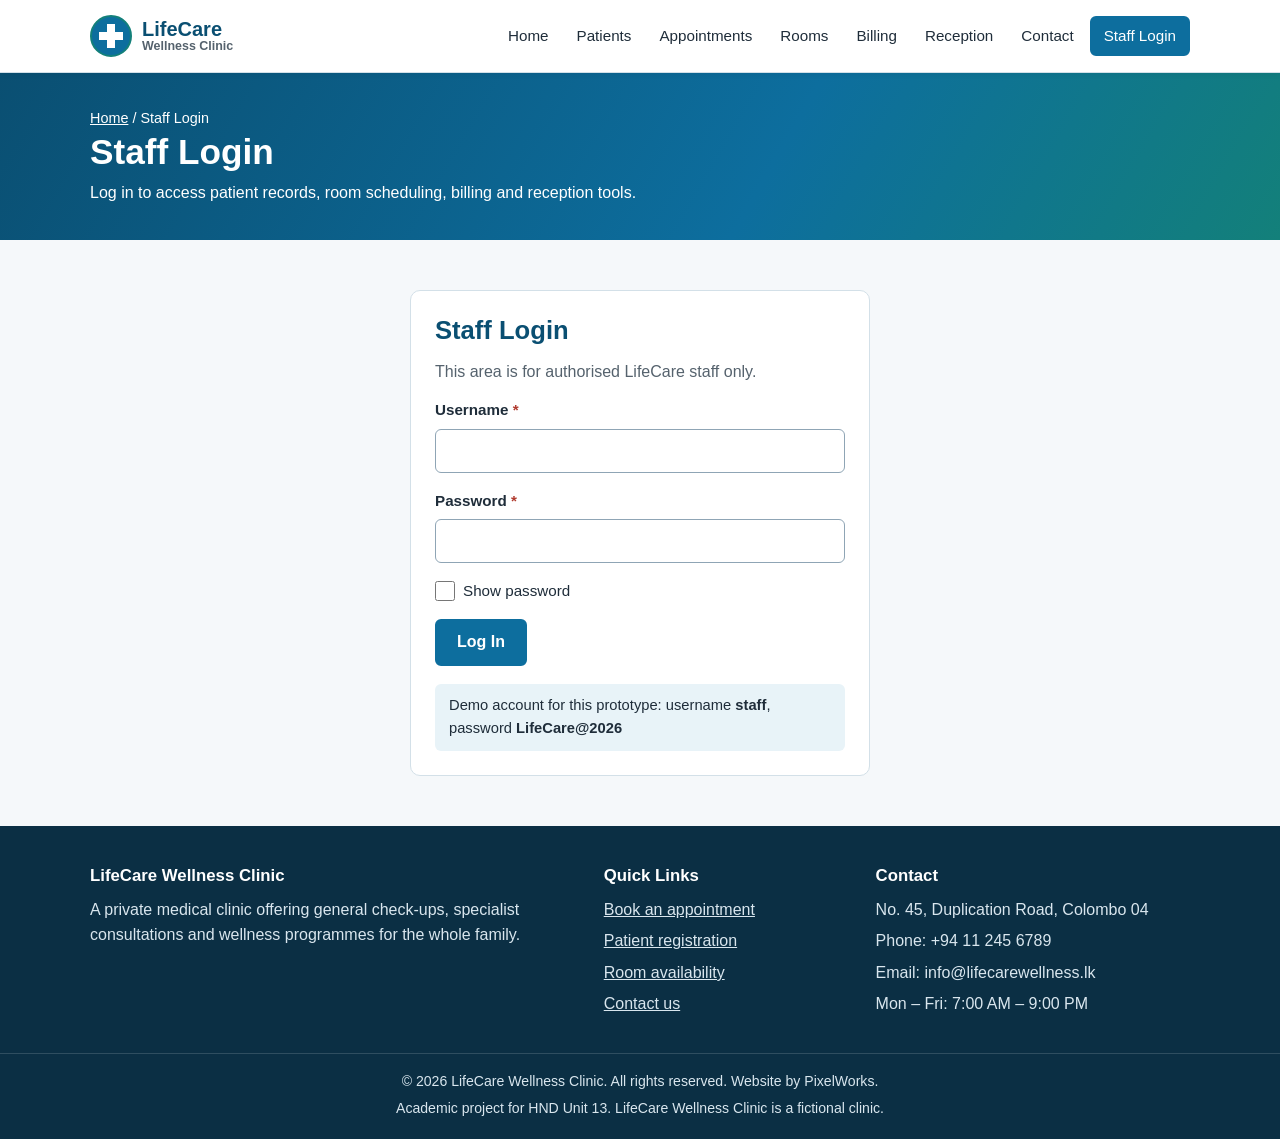
<file: login.html>
<!DOCTYPE html>
<html lang="en">
<head>
  <meta charset="UTF-8">
  <meta name="viewport" content="width=device-width, initial-scale=1">
  <title>Staff Login | LifeCare Wellness Clinic</title>
  <meta name="description" content="Secure login for LifeCare Wellness Clinic staff to access patient records, schedules, billing and reception tools.">
  <link rel="icon" href="data:image/svg+xml,%3Csvg xmlns='http://www.w3.org/2000/svg' viewBox='0 0 42 42'%3E%3Ccircle cx='21' cy='21' r='20' fill='%230d6e9e'/%3E%3Cpath d='M17 9h8v8h8v8h-8v8h-8v-8H9v-8h8z' fill='%23fff'/%3E%3C/svg%3E">
  <link rel="stylesheet" href="css/style.css">
</head>
<body>
  <a class="skip-link" href="#main">Skip to main content</a>

  <header class="site-header">
    <div class="container header-inner">
      <a href="index.html" class="logo"><svg viewBox="0 0 42 42" aria-hidden="true" focusable="false"><circle cx="21" cy="21" r="20" fill="#0d6e9e"/><path d="M17 9h8v8h8v8h-8v8h-8v-8H9v-8h8z" fill="#fff"/><circle cx="21" cy="21" r="20" fill="none" stroke="#13807a" stroke-width="2"/></svg><span>LifeCare<small>Wellness Clinic</small></span></a>
      <button type="button" class="menu-btn" id="menuBtn" aria-expanded="false" aria-controls="mainNav">Menu</button>
      <nav class="main-nav" id="mainNav" aria-label="Main menu">
        <ul><li><a href="index.html">Home</a></li><li><a href="patients.html">Patients</a></li><li><a href="appointments.html">Appointments</a></li><li><a href="rooms.html">Rooms</a></li><li><a href="billing.html">Billing</a></li><li><a href="reception.html">Reception</a></li><li><a href="contact.html">Contact</a></li><li><a href="login.html" class="nav-login active" id="navLogin" aria-current="page">Staff Login</a></li></ul>
      </nav>
    </div>
  </header>

  <main id="main">
<section class="page-banner"><div class="container"><p class="breadcrumb"><a href="index.html">Home</a> / Staff Login</p><h1>Staff Login</h1><p>Log in to access patient records, room scheduling, billing and reception tools.</p></div></section>

    <section class="section">
      <div class="container">
        <div class="panel login-panel guest-only">
          <h2>Staff Login</h2>
          <p class="muted">This area is for authorised LifeCare staff only.</p>
          <form id="loginForm" novalidate>
            <div class="form-group"><label for="username">Username <span class="required" aria-hidden="true">*</span></label><input type="text" id="username" name="username" required aria-describedby="usernameError" autocomplete="username"><span class="error-text" id="usernameError"></span></div>
            <div class="form-group"><label for="password">Password <span class="required" aria-hidden="true">*</span></label><input type="password" id="password" name="password" required aria-describedby="passwordError" autocomplete="current-password"><span class="error-text" id="passwordError"></span></div>
            <div class="form-group"><label class="check-row" for="showPassword"><input type="checkbox" id="showPassword"> Show password</label></div>
            <button type="submit" class="btn">Log In</button>
            <p id="loginMsg" class="message" role="alert"></p>
          </form>
          <p class="demo-note">Demo account for this prototype: username <strong>staff</strong>, password <strong>LifeCare@2026</strong></p>
        </div>
        <div class="panel login-panel staff-only">
          <h2>You are logged in</h2>
          <p id="loggedInMsg" class="message" role="status" aria-live="polite"></p>
          <p>Welcome, <strong class="staff-name"></strong>. You can now use the staff areas:</p>
          <ul class="staff-links">
            <li><a href="patients.html">Patient records</a></li>
            <li><a href="appointments.html">Booked appointments</a></li>
            <li><a href="rooms.html">Room scheduling</a></li>
            <li><a href="billing.html">Invoicing and billing</a></li>
            <li><a href="reception.html">Reception desk</a></li>
          </ul>
          <button type="button" class="btn btn-danger" id="logoutBtn">Log Out</button>
        </div>
      </div>
    </section>
  </main>

  <footer class="site-footer">
    <div class="container footer-grid">
      <div>
        <h2>LifeCare Wellness Clinic</h2>
        <p>A private medical clinic offering general check-ups, specialist consultations and wellness programmes for the whole family.</p>
      </div>
      <div>
        <h2>Quick Links</h2>
        <ul>
          <li><a href="appointments.html">Book an appointment</a></li>
          <li><a href="patients.html">Patient registration</a></li>
          <li><a href="rooms.html">Room availability</a></li>
          <li><a href="contact.html">Contact us</a></li>
        </ul>
      </div>
      <div>
        <h2>Contact</h2>
        <ul>
          <li>No. 45, Duplication Road, Colombo 04</li>
          <li>Phone: +94 11 245 6789</li>
          <li>Email: info@lifecarewellness.lk</li>
          <li>Mon &ndash; Fri: 7:00 AM &ndash; 9:00 PM</li>
        </ul>
      </div>
    </div>
    <div class="footer-bottom">
      <div class="container">
        <p>&copy; <span id="year">2026</span> LifeCare Wellness Clinic. All rights reserved. Website by PixelWorks.</p>
        <p>Academic project for HND Unit 13. LifeCare Wellness Clinic is a fictional clinic.</p>
      </div>
    </div>
  </footer>

  <script src="js/script.js"></script>
</body>
</html>
</file>
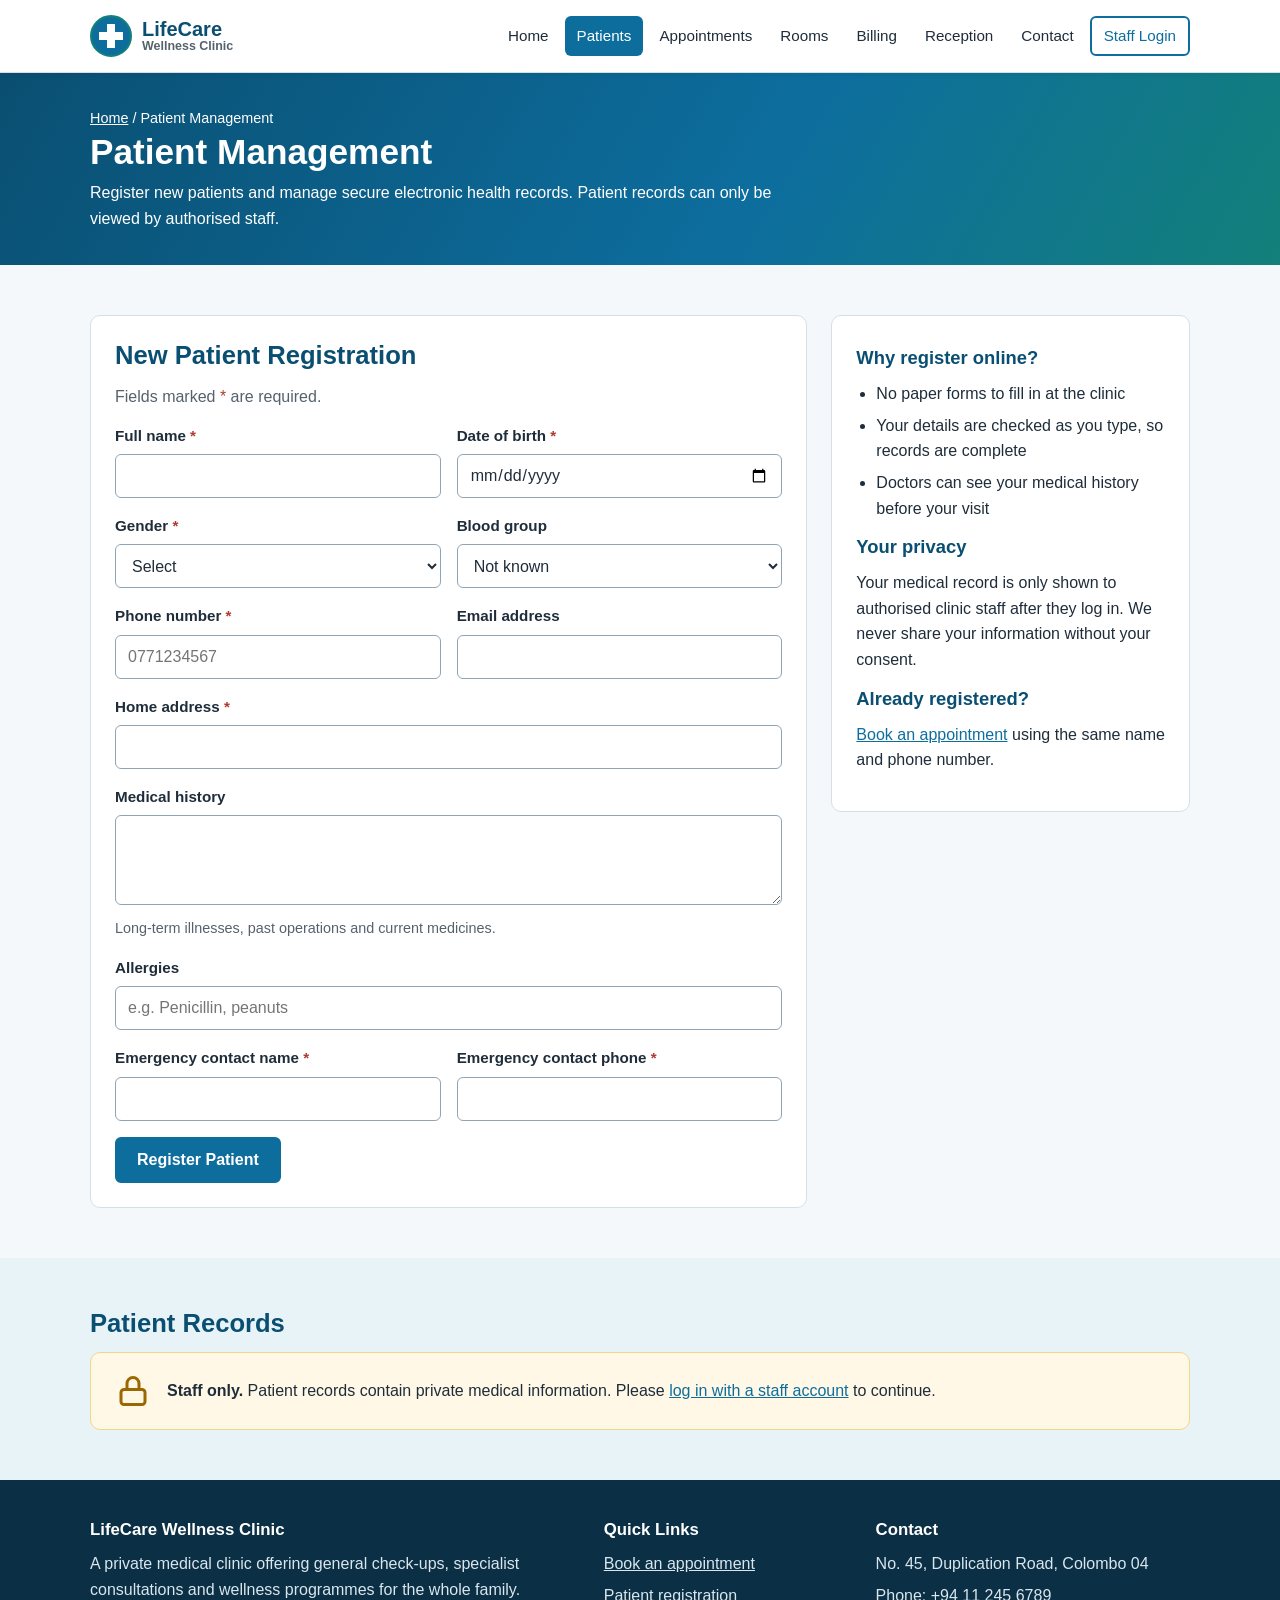
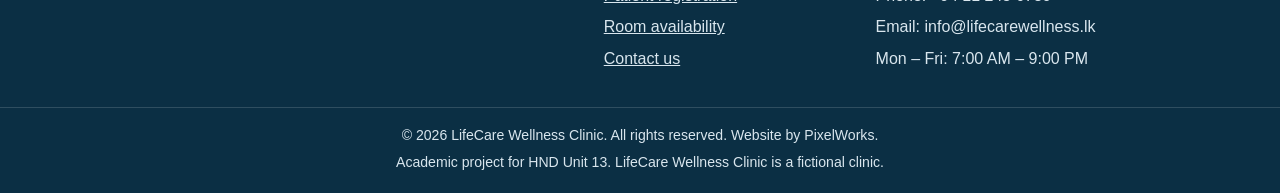
<file: patients.html>
<!DOCTYPE html>
<html lang="en">
<head>
  <meta charset="UTF-8">
  <meta name="viewport" content="width=device-width, initial-scale=1">
  <title>Patient Management | LifeCare Wellness Clinic</title>
  <meta name="description" content="Register as a new patient at LifeCare Wellness Clinic and keep your medical history and personal details in one secure electronic health record.">
  <link rel="icon" href="data:image/svg+xml,%3Csvg xmlns='http://www.w3.org/2000/svg' viewBox='0 0 42 42'%3E%3Ccircle cx='21' cy='21' r='20' fill='%230d6e9e'/%3E%3Cpath d='M17 9h8v8h8v8h-8v8h-8v-8H9v-8h8z' fill='%23fff'/%3E%3C/svg%3E">
  <link rel="stylesheet" href="css/style.css">
</head>
<body>
  <a class="skip-link" href="#main">Skip to main content</a>

  <header class="site-header">
    <div class="container header-inner">
      <a href="index.html" class="logo"><svg viewBox="0 0 42 42" aria-hidden="true" focusable="false"><circle cx="21" cy="21" r="20" fill="#0d6e9e"/><path d="M17 9h8v8h8v8h-8v8h-8v-8H9v-8h8z" fill="#fff"/><circle cx="21" cy="21" r="20" fill="none" stroke="#13807a" stroke-width="2"/></svg><span>LifeCare<small>Wellness Clinic</small></span></a>
      <button type="button" class="menu-btn" id="menuBtn" aria-expanded="false" aria-controls="mainNav">Menu</button>
      <nav class="main-nav" id="mainNav" aria-label="Main menu">
        <ul><li><a href="index.html">Home</a></li><li><a href="patients.html" class="active" aria-current="page">Patients</a></li><li><a href="appointments.html">Appointments</a></li><li><a href="rooms.html">Rooms</a></li><li><a href="billing.html">Billing</a></li><li><a href="reception.html">Reception</a></li><li><a href="contact.html">Contact</a></li><li><a href="login.html" class="nav-login" id="navLogin">Staff Login</a></li></ul>
      </nav>
    </div>
  </header>

  <main id="main">
<section class="page-banner"><div class="container"><p class="breadcrumb"><a href="index.html">Home</a> / Patient Management</p><h1>Patient Management</h1><p>Register new patients and manage secure electronic health records. Patient records can only be viewed by authorised staff.</p></div></section>

    <section class="section">
      <div class="container two-col">
        <div class="panel">
          <h2 id="formTitle">New Patient Registration</h2>
          <p class="muted">Fields marked <span class="required">*</span> are required.</p>
          <form id="patientForm" novalidate>
            <div class="form-row"><div class="form-group"><label for="pName">Full name <span class="required" aria-hidden="true">*</span></label><input type="text" id="pName" name="pName" required aria-describedby="pNameError" autocomplete="name"><span class="error-text" id="pNameError"></span></div><div class="form-group"><label for="pDob">Date of birth <span class="required" aria-hidden="true">*</span></label><input type="date" id="pDob" name="pDob" required aria-describedby="pDobError"><span class="error-text" id="pDobError"></span></div></div>
            <div class="form-row"><div class="form-group"><label for="pGender">Gender <span class="required" aria-hidden="true">*</span></label><select id="pGender" name="pGender" required aria-describedby="pGenderError"><option value="">Select</option><option>Female</option><option>Male</option><option>Other</option></select><span class="error-text" id="pGenderError"></span></div><div class="form-group"><label for="pBlood">Blood group</label><select id="pBlood" name="pBlood" aria-describedby="pBloodError"><option value="">Not known</option><option>A+</option><option>A-</option><option>B+</option><option>B-</option><option>AB+</option><option>AB-</option><option>O+</option><option>O-</option></select><span class="error-text" id="pBloodError"></span></div></div>
            <div class="form-row"><div class="form-group"><label for="pPhone">Phone number <span class="required" aria-hidden="true">*</span></label><input type="tel" id="pPhone" name="pPhone" required aria-describedby="pPhoneError" autocomplete="tel" placeholder="0771234567"><span class="error-text" id="pPhoneError"></span></div><div class="form-group"><label for="pEmail">Email address</label><input type="email" id="pEmail" name="pEmail" aria-describedby="pEmailError" autocomplete="email"><span class="error-text" id="pEmailError"></span></div></div>
            <div class="form-group"><label for="pAddress">Home address <span class="required" aria-hidden="true">*</span></label><input type="text" id="pAddress" name="pAddress" required aria-describedby="pAddressError" autocomplete="street-address"><span class="error-text" id="pAddressError"></span></div>
            <div class="form-group"><label for="pHistory">Medical history</label><textarea id="pHistory" name="pHistory" aria-describedby="pHistoryError pHistoryHint"></textarea><p class="hint" id="pHistoryHint">Long-term illnesses, past operations and current medicines.</p><span class="error-text" id="pHistoryError"></span></div>
            <div class="form-group"><label for="pAllergies">Allergies</label><input type="text" id="pAllergies" name="pAllergies" aria-describedby="pAllergiesError" placeholder="e.g. Penicillin, peanuts"><span class="error-text" id="pAllergiesError"></span></div>
            <div class="form-row"><div class="form-group"><label for="pEmergencyName">Emergency contact name <span class="required" aria-hidden="true">*</span></label><input type="text" id="pEmergencyName" name="pEmergencyName" required aria-describedby="pEmergencyNameError"><span class="error-text" id="pEmergencyNameError"></span></div><div class="form-group"><label for="pEmergencyPhone">Emergency contact phone <span class="required" aria-hidden="true">*</span></label><input type="tel" id="pEmergencyPhone" name="pEmergencyPhone" required aria-describedby="pEmergencyPhoneError"><span class="error-text" id="pEmergencyPhoneError"></span></div></div>
            <div class="btn-row">
              <button type="submit" class="btn" id="patientSubmit">Register Patient</button>
              <button type="button" class="btn btn-secondary" id="patientCancel" hidden>Cancel editing</button>
            </div>
            <p id="patientMsg" class="message" role="status" aria-live="polite"></p>
          </form>
        </div>
        <aside class="panel side-info">
          <h3>Why register online?</h3>
          <ul>
            <li>No paper forms to fill in at the clinic</li>
            <li>Your details are checked as you type, so records are complete</li>
            <li>Doctors can see your medical history before your visit</li>
          </ul>
          <h3>Your privacy</h3>
          <p>Your medical record is only shown to authorised clinic staff after they log in. We never share your information without your consent.</p>
          <h3>Already registered?</h3>
          <p><a href="appointments.html">Book an appointment</a> using the same name and phone number.</p>
        </aside>
      </div>
    </section>

    <section class="section section-light">
      <div class="container">
        <h2>Patient Records</h2>
        <div class="lock-box guest-only"><svg viewBox="0 0 24 24" aria-hidden="true" focusable="false" fill="none" stroke="currentColor" stroke-width="2"><rect x="4" y="11" width="16" height="10" rx="2"/><path d="M8 11V7a4 4 0 0 1 8 0v4"/></svg><p><strong>Staff only.</strong> Patient records contain private medical information. Please <a href="login.html">log in with a staff account</a> to continue.</p></div>
        <div class="staff-only">
          <div class="inline-form">
            <div class="form-group"><label for="patientSearch">Search patients</label><input type="search" id="patientSearch" placeholder="Name, patient ID or phone"></div>
          </div>
          <div class="table-wrap">
            <table class="data-table" id="patientTable">
              <thead><tr><th>ID</th><th>Name</th><th class="num">Age</th><th>Gender</th><th>Phone</th><th>Blood</th><th>Medical history</th><th>Action</th></tr></thead>
              <tbody></tbody>
            </table>
          </div>
          <p class="table-note" id="patientCount"></p>
          <div id="patientDetails" class="panel details" hidden></div>
        </div>
      </div>
    </section>
  </main>

  <footer class="site-footer">
    <div class="container footer-grid">
      <div>
        <h2>LifeCare Wellness Clinic</h2>
        <p>A private medical clinic offering general check-ups, specialist consultations and wellness programmes for the whole family.</p>
      </div>
      <div>
        <h2>Quick Links</h2>
        <ul>
          <li><a href="appointments.html">Book an appointment</a></li>
          <li><a href="patients.html">Patient registration</a></li>
          <li><a href="rooms.html">Room availability</a></li>
          <li><a href="contact.html">Contact us</a></li>
        </ul>
      </div>
      <div>
        <h2>Contact</h2>
        <ul>
          <li>No. 45, Duplication Road, Colombo 04</li>
          <li>Phone: +94 11 245 6789</li>
          <li>Email: info@lifecarewellness.lk</li>
          <li>Mon &ndash; Fri: 7:00 AM &ndash; 9:00 PM</li>
        </ul>
      </div>
    </div>
    <div class="footer-bottom">
      <div class="container">
        <p>&copy; <span id="year">2026</span> LifeCare Wellness Clinic. All rights reserved. Website by PixelWorks.</p>
        <p>Academic project for HND Unit 13. LifeCare Wellness Clinic is a fictional clinic.</p>
      </div>
    </div>
  </footer>

  <script src="js/script.js"></script>
</body>
</html>
</file>
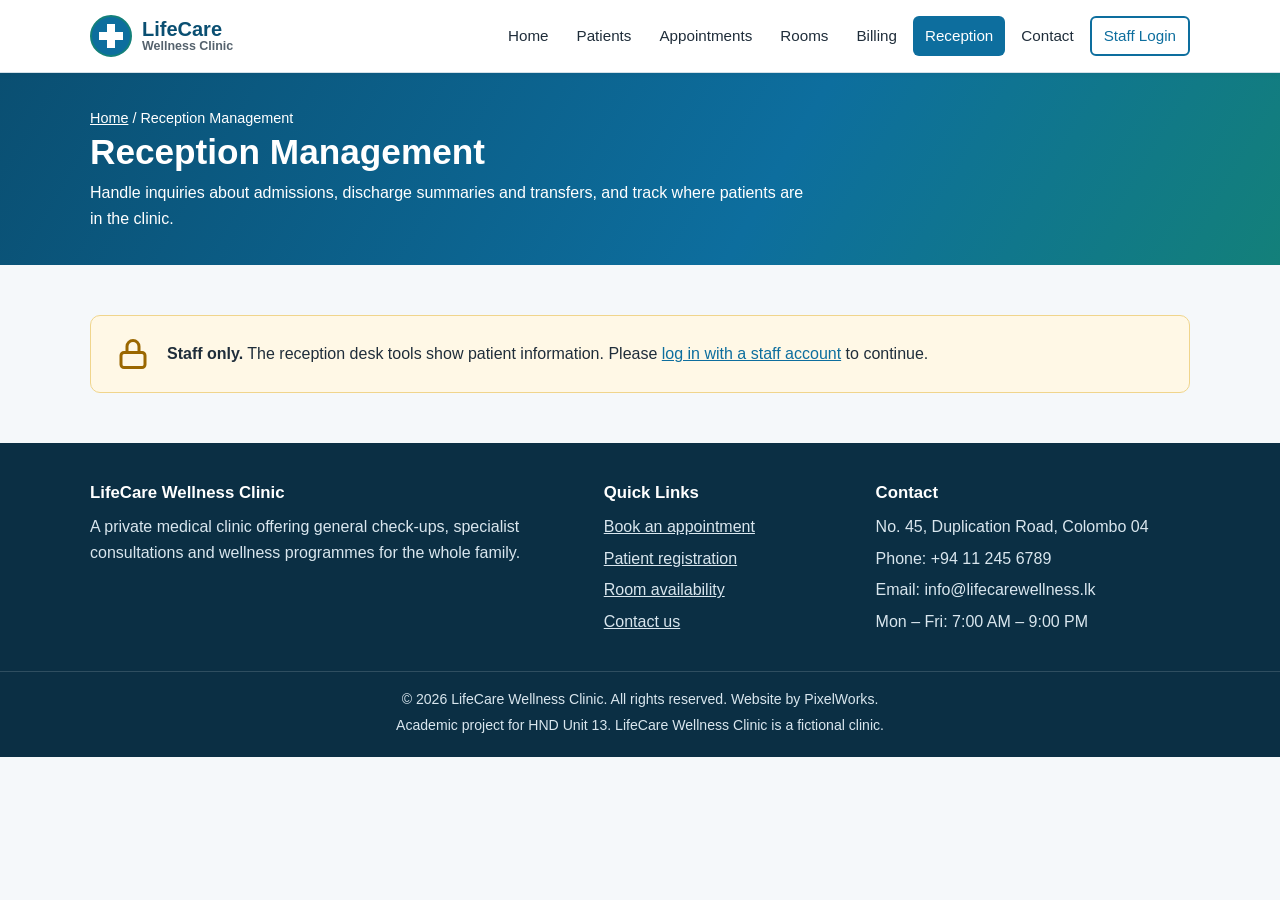
<file: reception.html>
<!DOCTYPE html>
<html lang="en">
<head>
  <meta charset="UTF-8">
  <meta name="viewport" content="width=device-width, initial-scale=1">
  <title>Reception Management | LifeCare Wellness Clinic</title>
  <meta name="description" content="Reception tools for LifeCare Wellness Clinic staff: handle admission, discharge and transfer inquiries and track patient movements.">
  <link rel="icon" href="data:image/svg+xml,%3Csvg xmlns='http://www.w3.org/2000/svg' viewBox='0 0 42 42'%3E%3Ccircle cx='21' cy='21' r='20' fill='%230d6e9e'/%3E%3Cpath d='M17 9h8v8h8v8h-8v8h-8v-8H9v-8h8z' fill='%23fff'/%3E%3C/svg%3E">
  <link rel="stylesheet" href="css/style.css">
</head>
<body>
  <a class="skip-link" href="#main">Skip to main content</a>

  <header class="site-header">
    <div class="container header-inner">
      <a href="index.html" class="logo"><svg viewBox="0 0 42 42" aria-hidden="true" focusable="false"><circle cx="21" cy="21" r="20" fill="#0d6e9e"/><path d="M17 9h8v8h8v8h-8v8h-8v-8H9v-8h8z" fill="#fff"/><circle cx="21" cy="21" r="20" fill="none" stroke="#13807a" stroke-width="2"/></svg><span>LifeCare<small>Wellness Clinic</small></span></a>
      <button type="button" class="menu-btn" id="menuBtn" aria-expanded="false" aria-controls="mainNav">Menu</button>
      <nav class="main-nav" id="mainNav" aria-label="Main menu">
        <ul><li><a href="index.html">Home</a></li><li><a href="patients.html">Patients</a></li><li><a href="appointments.html">Appointments</a></li><li><a href="rooms.html">Rooms</a></li><li><a href="billing.html">Billing</a></li><li><a href="reception.html" class="active" aria-current="page">Reception</a></li><li><a href="contact.html">Contact</a></li><li><a href="login.html" class="nav-login" id="navLogin">Staff Login</a></li></ul>
      </nav>
    </div>
  </header>

  <main id="main">
<section class="page-banner"><div class="container"><p class="breadcrumb"><a href="index.html">Home</a> / Reception Management</p><h1>Reception Management</h1><p>Handle inquiries about admissions, discharge summaries and transfers, and track where patients are in the clinic.</p></div></section>

    <section class="section">
      <div class="container">
        <div class="lock-box guest-only"><svg viewBox="0 0 24 24" aria-hidden="true" focusable="false" fill="none" stroke="currentColor" stroke-width="2"><rect x="4" y="11" width="16" height="10" rx="2"/><path d="M8 11V7a4 4 0 0 1 8 0v4"/></svg><p><strong>Staff only.</strong> The reception desk tools show patient information. Please <a href="login.html">log in with a staff account</a> to continue.</p></div>
        <div class="staff-only">
          <div class="summary">
            <div class="summary-box"><p class="label">Patients in the clinic now</p><p class="value" id="sumInClinic">0</p></div>
            <div class="summary-box"><p class="label">Open inquiries</p><p class="value" id="sumOpen">0</p></div>
            <div class="summary-box"><p class="label">Movements recorded today</p><p class="value" id="sumMoves">0</p></div>
          </div>
          <div class="two-col even">
            <div class="panel">
              <h2>Log a Patient Inquiry</h2>
              <form id="inquiryForm" novalidate>
                <div class="form-row"><div class="form-group"><label for="qName">Caller / patient name <span class="required" aria-hidden="true">*</span></label><input type="text" id="qName" name="qName" required aria-describedby="qNameError"><span class="error-text" id="qNameError"></span></div><div class="form-group"><label for="qPhone">Phone number</label><input type="tel" id="qPhone" name="qPhone" aria-describedby="qPhoneError" placeholder="0771234567"><span class="error-text" id="qPhoneError"></span></div></div>
                <div class="form-group"><label for="qType">Inquiry type <span class="required" aria-hidden="true">*</span></label><select id="qType" name="qType" required aria-describedby="qTypeError"><option value="">Select</option><option>Admission</option><option>Discharge summary</option><option>Transfer</option><option>Appointment</option><option>Billing</option><option>Other</option></select><span class="error-text" id="qTypeError"></span></div>
                <div class="form-group"><label for="qDetails">Details <span class="required" aria-hidden="true">*</span></label><textarea id="qDetails" name="qDetails" required aria-describedby="qDetailsError"></textarea><span class="error-text" id="qDetailsError"></span></div>
                <button type="submit" class="btn">Log Inquiry</button>
                <p id="inquiryMsg" class="message" role="status" aria-live="polite"></p>
              </form>
            </div>
            <div class="panel">
              <h2>Update Patient Location</h2>
              <form id="moveForm" novalidate>
                <div class="form-group"><label for="mPatient">Patient <span class="required" aria-hidden="true">*</span></label><select id="mPatient" name="mPatient" required aria-describedby="mPatientError"><option value="">Select a patient</option></select><span class="error-text" id="mPatientError"></span></div>
                <div class="form-group"><label for="mLocation">Moved to <span class="required" aria-hidden="true">*</span></label><select id="mLocation" name="mLocation" required aria-describedby="mLocationError"><option value="">Select a location</option></select><span class="error-text" id="mLocationError"></span></div>
                <div class="form-group"><label for="mNote">Note</label><input type="text" id="mNote" name="mNote" aria-describedby="mNoteError" placeholder="e.g. Blood test, waiting for results"><span class="error-text" id="mNoteError"></span></div>
                <button type="submit" class="btn">Update Location</button>
                <p id="moveMsg" class="message" role="status" aria-live="polite"></p>
              </form>
            </div>
          </div>

          <h2 style="margin-top:30px">Patient Inquiries</h2>
          <div class="table-wrap">
            <table class="data-table" id="inquiryTable">
              <thead><tr><th>Ref</th><th>Received</th><th>Name</th><th>Type</th><th>Details</th><th>Status</th><th>Action</th></tr></thead>
              <tbody></tbody>
            </table>
          </div>

          <h2 style="margin-top:30px">Where Are Our Patients?</h2>
          <div class="table-wrap">
            <table class="data-table" id="locationTable">
              <thead><tr><th>ID</th><th>Patient</th><th>Current location</th><th>Status</th><th>Last updated</th><th>Note</th></tr></thead>
              <tbody></tbody>
            </table>
          </div>

          <h3 style="margin-top:24px">Recent Movements</h3>
          <div class="table-wrap">
            <table class="data-table" id="historyTable">
              <thead><tr><th>Time</th><th>Patient</th><th>Location</th><th>Note</th></tr></thead>
              <tbody></tbody>
            </table>
          </div>
        </div>
      </div>
    </section>
  </main>

  <footer class="site-footer">
    <div class="container footer-grid">
      <div>
        <h2>LifeCare Wellness Clinic</h2>
        <p>A private medical clinic offering general check-ups, specialist consultations and wellness programmes for the whole family.</p>
      </div>
      <div>
        <h2>Quick Links</h2>
        <ul>
          <li><a href="appointments.html">Book an appointment</a></li>
          <li><a href="patients.html">Patient registration</a></li>
          <li><a href="rooms.html">Room availability</a></li>
          <li><a href="contact.html">Contact us</a></li>
        </ul>
      </div>
      <div>
        <h2>Contact</h2>
        <ul>
          <li>No. 45, Duplication Road, Colombo 04</li>
          <li>Phone: +94 11 245 6789</li>
          <li>Email: info@lifecarewellness.lk</li>
          <li>Mon &ndash; Fri: 7:00 AM &ndash; 9:00 PM</li>
        </ul>
      </div>
    </div>
    <div class="footer-bottom">
      <div class="container">
        <p>&copy; <span id="year">2026</span> LifeCare Wellness Clinic. All rights reserved. Website by PixelWorks.</p>
        <p>Academic project for HND Unit 13. LifeCare Wellness Clinic is a fictional clinic.</p>
      </div>
    </div>
  </footer>

  <script src="js/script.js"></script>
</body>
</html>
</file>
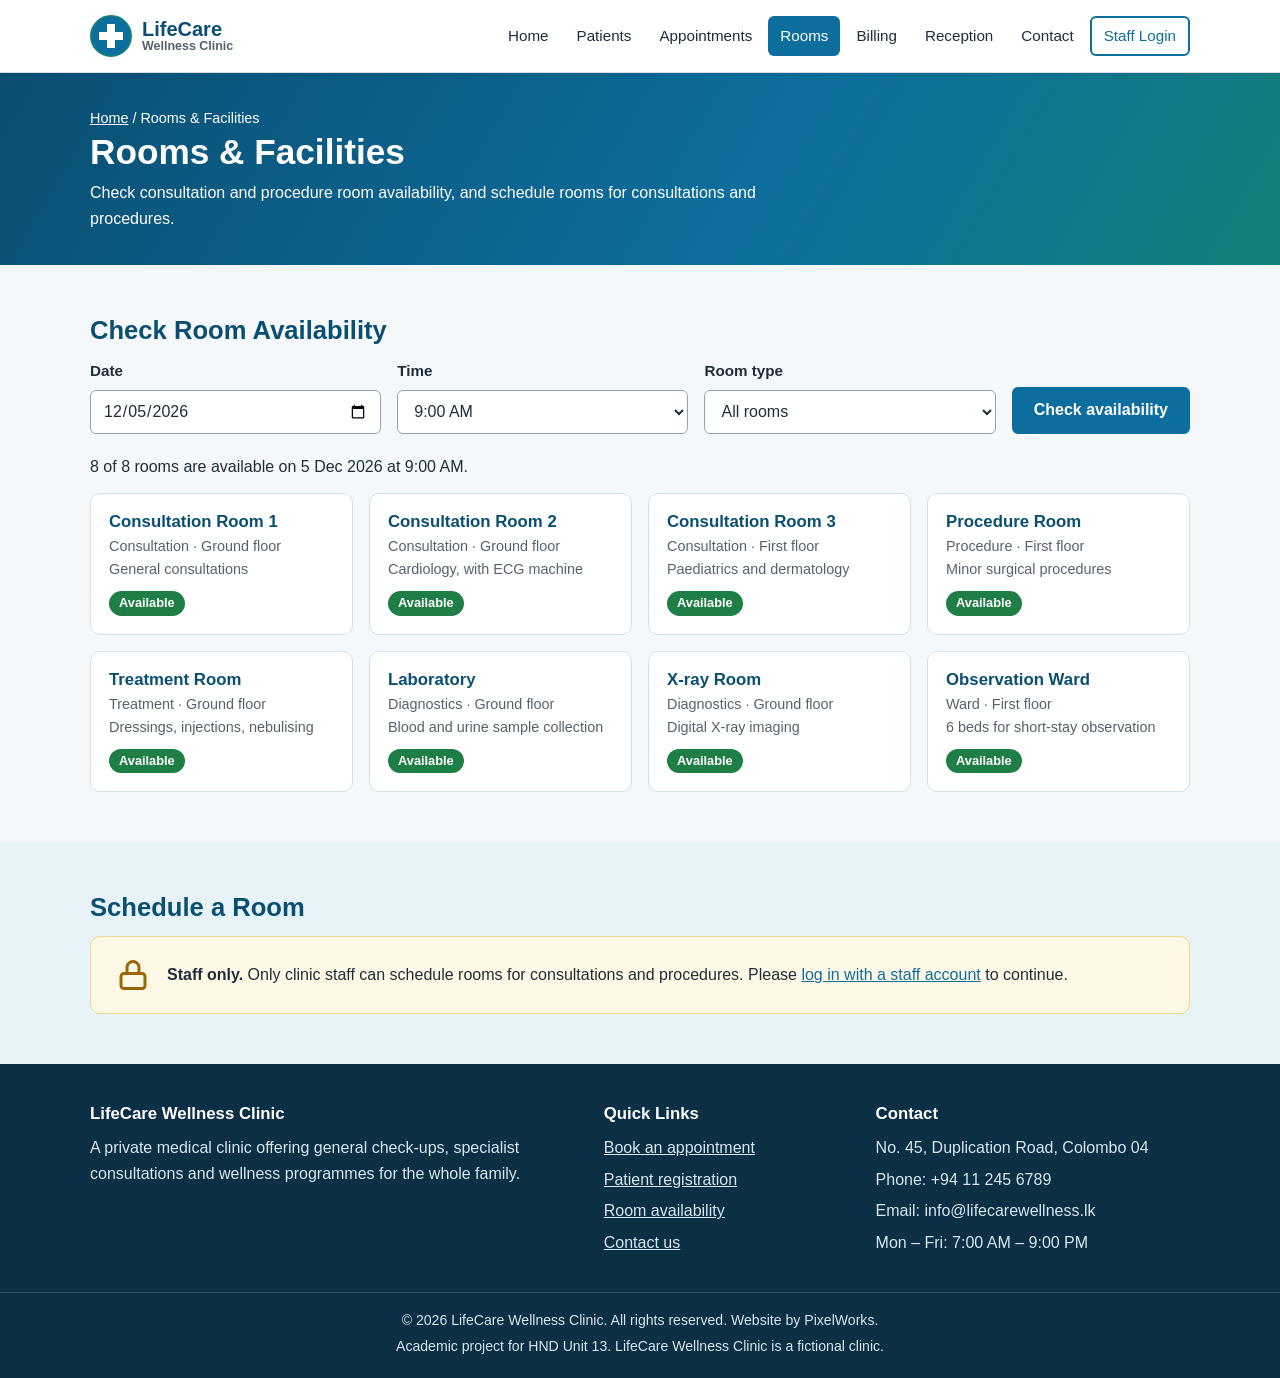
<file: rooms.html>
<!DOCTYPE html>
<html lang="en">
<head>
  <meta charset="UTF-8">
  <meta name="viewport" content="width=device-width, initial-scale=1">
  <title>Rooms and Facilities | LifeCare Wellness Clinic</title>
  <meta name="description" content="Check which consultation, procedure and treatment rooms are free at LifeCare Wellness Clinic and schedule rooms for patient care.">
  <link rel="icon" href="data:image/svg+xml,%3Csvg xmlns='http://www.w3.org/2000/svg' viewBox='0 0 42 42'%3E%3Ccircle cx='21' cy='21' r='20' fill='%230d6e9e'/%3E%3Cpath d='M17 9h8v8h8v8h-8v8h-8v-8H9v-8h8z' fill='%23fff'/%3E%3C/svg%3E">
  <link rel="stylesheet" href="css/style.css">
</head>
<body>
  <a class="skip-link" href="#main">Skip to main content</a>

  <header class="site-header">
    <div class="container header-inner">
      <a href="index.html" class="logo"><svg viewBox="0 0 42 42" aria-hidden="true" focusable="false"><circle cx="21" cy="21" r="20" fill="#0d6e9e"/><path d="M17 9h8v8h8v8h-8v8h-8v-8H9v-8h8z" fill="#fff"/><circle cx="21" cy="21" r="20" fill="none" stroke="#13807a" stroke-width="2"/></svg><span>LifeCare<small>Wellness Clinic</small></span></a>
      <button type="button" class="menu-btn" id="menuBtn" aria-expanded="false" aria-controls="mainNav">Menu</button>
      <nav class="main-nav" id="mainNav" aria-label="Main menu">
        <ul><li><a href="index.html">Home</a></li><li><a href="patients.html">Patients</a></li><li><a href="appointments.html">Appointments</a></li><li><a href="rooms.html" class="active" aria-current="page">Rooms</a></li><li><a href="billing.html">Billing</a></li><li><a href="reception.html">Reception</a></li><li><a href="contact.html">Contact</a></li><li><a href="login.html" class="nav-login" id="navLogin">Staff Login</a></li></ul>
      </nav>
    </div>
  </header>

  <main id="main">
<section class="page-banner"><div class="container"><p class="breadcrumb"><a href="index.html">Home</a> / Rooms &amp; Facilities</p><h1>Rooms &amp; Facilities</h1><p>Check consultation and procedure room availability, and schedule rooms for consultations and procedures.</p></div></section>

    <section class="section">
      <div class="container">
        <h2>Check Room Availability</h2>
        <form id="roomCheckForm" class="inline-form" novalidate>
          <div class="form-group"><label for="checkDate">Date</label><input type="date" id="checkDate"></div>
          <div class="form-group"><label for="checkTime">Time</label><select id="checkTime"></select></div>
          <div class="form-group"><label for="checkType">Room type</label>
            <select id="checkType"><option value="all">All rooms</option><option>Consultation</option><option>Procedure</option><option>Treatment</option><option>Diagnostics</option><option>Ward</option></select></div>
          <button type="submit" class="btn">Check availability</button>
        </form>
        <p id="roomCheckInfo" aria-live="polite"></p>
        <div class="room-grid" id="roomGrid"></div>
      </div>
    </section>

    <section class="section section-light">
      <div class="container">
        <h2>Schedule a Room</h2>
        <div class="lock-box guest-only"><svg viewBox="0 0 24 24" aria-hidden="true" focusable="false" fill="none" stroke="currentColor" stroke-width="2"><rect x="4" y="11" width="16" height="10" rx="2"/><path d="M8 11V7a4 4 0 0 1 8 0v4"/></svg><p><strong>Staff only.</strong> Only clinic staff can schedule rooms for consultations and procedures. Please <a href="login.html">log in with a staff account</a> to continue.</p></div>
        <div class="staff-only">
          <div class="panel">
            <form id="roomForm" novalidate>
              <div class="form-row"><div class="form-group"><label for="rRoom">Room <span class="required" aria-hidden="true">*</span></label><select id="rRoom" name="rRoom" required aria-describedby="rRoomError"><option value="">Select a room</option></select><span class="error-text" id="rRoomError"></span></div><div class="form-group"><label for="rPurpose">Purpose <span class="required" aria-hidden="true">*</span></label><select id="rPurpose" name="rPurpose" required aria-describedby="rPurposeError"><option value="">Select</option><option>Consultation</option><option>Procedure</option><option>Test</option><option>Treatment</option><option>Observation</option></select><span class="error-text" id="rPurposeError"></span></div></div>
              <div class="form-row"><div class="form-group"><label for="rDate">Date <span class="required" aria-hidden="true">*</span></label><input type="date" id="rDate" name="rDate" required aria-describedby="rDateError"><span class="error-text" id="rDateError"></span></div><div class="form-group"><label for="rTime">Start time <span class="required" aria-hidden="true">*</span></label><select id="rTime" name="rTime" required aria-describedby="rTimeError"><option value="">Select a start time</option></select><span class="error-text" id="rTimeError"></span></div></div>
              <div class="form-row"><div class="form-group"><label for="rDuration">Duration <span class="required" aria-hidden="true">*</span></label><select id="rDuration" name="rDuration" required aria-describedby="rDurationError"><option value="">Select</option><option value="30">30 minutes</option><option value="60">1 hour</option><option value="90">1 hour 30 minutes</option><option value="120">2 hours</option></select><span class="error-text" id="rDurationError"></span></div><div class="form-group"><label for="rPatient">Patient name <span class="required" aria-hidden="true">*</span></label><input type="text" id="rPatient" name="rPatient" required aria-describedby="rPatientError"><span class="error-text" id="rPatientError"></span></div></div>
              <div class="form-group"><label for="rDoctor">Doctor</label><select id="rDoctor" name="rDoctor" aria-describedby="rDoctorError"><option value="">No doctor needed</option></select><span class="error-text" id="rDoctorError"></span></div>
              <button type="submit" class="btn">Book Room</button>
              <p id="roomMsg" class="message" role="status" aria-live="polite"></p>
            </form>
          </div>
          <h2 style="margin-top:30px">Room Bookings</h2>
          <div class="table-wrap">
            <table class="data-table" id="roomBookingTable">
              <thead><tr><th>Ref</th><th>Room</th><th>Date</th><th>Time</th><th>Purpose</th><th>Patient</th><th>Doctor</th><th>Status</th><th>Action</th></tr></thead>
              <tbody></tbody>
            </table>
          </div>
        </div>
      </div>
    </section>
  </main>

  <footer class="site-footer">
    <div class="container footer-grid">
      <div>
        <h2>LifeCare Wellness Clinic</h2>
        <p>A private medical clinic offering general check-ups, specialist consultations and wellness programmes for the whole family.</p>
      </div>
      <div>
        <h2>Quick Links</h2>
        <ul>
          <li><a href="appointments.html">Book an appointment</a></li>
          <li><a href="patients.html">Patient registration</a></li>
          <li><a href="rooms.html">Room availability</a></li>
          <li><a href="contact.html">Contact us</a></li>
        </ul>
      </div>
      <div>
        <h2>Contact</h2>
        <ul>
          <li>No. 45, Duplication Road, Colombo 04</li>
          <li>Phone: +94 11 245 6789</li>
          <li>Email: info@lifecarewellness.lk</li>
          <li>Mon &ndash; Fri: 7:00 AM &ndash; 9:00 PM</li>
        </ul>
      </div>
    </div>
    <div class="footer-bottom">
      <div class="container">
        <p>&copy; <span id="year">2026</span> LifeCare Wellness Clinic. All rights reserved. Website by PixelWorks.</p>
        <p>Academic project for HND Unit 13. LifeCare Wellness Clinic is a fictional clinic.</p>
      </div>
    </div>
  </footer>

  <script src="js/script.js"></script>
</body>
</html>
</file>
<file: css/style.css>
/* =========================================================
   LifeCare Wellness Clinic - Main Stylesheet
   One stylesheet is shared by every page of the website.
   ========================================================= */

/* ---------- 1. Colours and basic settings ---------- */
:root {
  --primary: #0d6e9e;
  --primary-dark: #0a4f72;
  --teal: #13807a;
  --light: #e8f3f8;
  --bg: #f5f8fa;
  --text: #1f2d3a;
  --muted: #55626d;
  --border: #d3e0e8;
  --white: #ffffff;
  --red: #b03a2e;
  --amber: #9a6700;
  --green: #1e7e45;
  color-scheme: light;
}

* { box-sizing: border-box; }

html { scroll-behavior: smooth; }

body {
  margin: 0;
  font-family: "Segoe UI", Roboto, Helvetica, Arial, sans-serif;
  font-size: 16px;
  line-height: 1.6;
  color: var(--text);
  background: var(--bg);
}

img, svg { max-width: 100%; }
a { color: var(--primary); }
a:hover { color: var(--primary-dark); }

h1, h2, h3 { line-height: 1.25; color: var(--primary-dark); margin: 0 0 12px; }
h1 { font-size: 2.2rem; }
h2 { font-size: 1.6rem; }
h3 { font-size: 1.15rem; }
p { margin: 0 0 14px; }

.container { width: 100%; max-width: 1140px; margin: 0 auto; padding: 0 20px; }
.muted { color: var(--muted); }

/* Skip link and keyboard focus (accessibility) */
.skip-link {
  position: absolute; left: -999px; top: 0; z-index: 100;
  background: var(--primary-dark); color: #fff; padding: 10px 16px;
}
.skip-link:focus { left: 10px; top: 10px; color: #fff; }
:focus-visible { outline: 3px solid #f5b400; outline-offset: 2px; }

/* ---------- 2. Header and navigation ---------- */
.site-header {
  background: var(--white);
  border-bottom: 1px solid var(--border);
  box-shadow: 0 2px 6px rgba(0, 0, 0, 0.05);
  position: sticky; top: 0; z-index: 50;
}
.header-inner { display: flex; align-items: center; justify-content: space-between; min-height: 72px; gap: 16px; }
.logo {
  display: flex; align-items: center; gap: 10px;
  text-decoration: none; color: var(--primary-dark);
  font-weight: 700; font-size: 1.25rem; line-height: 1.1;
}
.logo small { display: block; font-size: 0.78rem; font-weight: 600; color: var(--muted); }
.logo svg { width: 42px; height: 42px; flex: none; }
.main-nav ul { list-style: none; margin: 0; padding: 0; display: flex; flex-wrap: wrap; gap: 4px; }
.main-nav a {
  display: block; padding: 8px 12px; border-radius: 6px;
  text-decoration: none; color: var(--text); font-weight: 500; font-size: 0.95rem;
}
.main-nav a:hover { background: var(--light); color: var(--primary-dark); }
.main-nav a.active { background: var(--primary); color: #fff; }
.main-nav a.nav-login { border: 2px solid var(--primary); color: var(--primary); padding: 6px 12px; }
.main-nav a.nav-login:hover, .main-nav a.nav-login.active { background: var(--primary); color: #fff; }
.menu-btn {
  display: none; background: none; cursor: pointer;
  border: 2px solid var(--primary); color: var(--primary); border-radius: 6px;
  padding: 6px 14px; font-size: 1rem; font-weight: 600; font-family: inherit; min-height: 44px;
}

/* ---------- 3. Banners ---------- */
.hero, .page-banner {
  background: linear-gradient(120deg, #0a4f72 0%, #0d6e9e 60%, #13807a 100%);
  color: #fff;
}
.hero { padding: 60px 0; }
.hero-inner { display: grid; grid-template-columns: 1.1fr 0.9fr; gap: 40px; align-items: center; }
.hero h1 { color: #fff; font-size: 2.6rem; }
.hero p { font-size: 1.1rem; max-width: 560px; }
.hero-buttons { display: flex; flex-wrap: wrap; gap: 12px; margin-top: 22px; }
.hero-image svg { width: 100%; height: auto; display: block; }

.page-banner { padding: 34px 0; }
.page-banner h1 { color: #fff; margin-bottom: 6px; }
.page-banner p { margin: 0; max-width: 720px; }
.breadcrumb { font-size: 0.9rem; margin: 0 0 8px; }
.breadcrumb a { color: #fff; }

/* ---------- 4. Buttons ---------- */
.btn {
  display: inline-block; cursor: pointer; text-decoration: none;
  background: var(--primary); color: #fff; border: 2px solid var(--primary);
  padding: 10px 20px; border-radius: 6px; min-height: 44px;
  font-size: 1rem; font-weight: 600; font-family: inherit; line-height: 1.4;
}
.btn:hover { background: var(--primary-dark); border-color: var(--primary-dark); color: #fff; }
.btn-white { background: #fff; color: var(--primary-dark); border-color: #fff; }
.btn-white:hover { background: var(--light); border-color: var(--light); color: var(--primary-dark); }
.btn-outline { background: transparent; color: #fff; border-color: #fff; }
.btn-outline:hover { background: #fff; color: var(--primary-dark); border-color: #fff; }
.btn-secondary { background: #fff; color: var(--primary); }
.btn-secondary:hover { background: var(--light); color: var(--primary-dark); }
.btn-danger { background: var(--red); border-color: var(--red); }
.btn-danger:hover { background: #8e2f25; border-color: #8e2f25; }
.btn-small { padding: 4px 10px; font-size: 0.85rem; min-height: 36px; margin: 2px 0; }
.btn-row { display: flex; flex-wrap: wrap; gap: 10px; align-items: center; }

/* ---------- 5. Sections, cards and panels ---------- */
.section { padding: 50px 0; }
.section-light { background: var(--light); }
.section-title { text-align: center; }
.section-intro { text-align: center; max-width: 700px; margin: 0 auto 30px; color: var(--muted); }
.cards { display: grid; grid-template-columns: repeat(auto-fit, minmax(210px, 1fr)); gap: 20px; }
.card {
  background: #fff; border: 1px solid var(--border); border-radius: 10px;
  padding: 24px; box-shadow: 0 2px 6px rgba(0, 0, 0, 0.04);
}
.cards-5 { grid-template-columns: repeat(auto-fit, minmax(185px, 1fr)); }
.card p:last-child { margin-bottom: 0; }
.card-link { display: block; text-decoration: none; color: var(--text); transition: transform 0.2s, box-shadow 0.2s; }
.card-link:hover { transform: translateY(-3px); box-shadow: 0 8px 18px rgba(0, 0, 0, 0.08); color: var(--text); }
.card-icon {
  width: 52px; height: 52px; border-radius: 50%; margin-bottom: 14px;
  background: var(--light); color: var(--primary);
  display: flex; align-items: center; justify-content: center;
}
.card-icon svg { width: 26px; height: 26px; }
.more { font-weight: 600; color: var(--primary); }

.two-col { display: grid; grid-template-columns: 2fr 1fr; gap: 24px; align-items: start; }
.two-col.even { grid-template-columns: 1fr 1fr; }
.panel { background: #fff; border: 1px solid var(--border); border-radius: 10px; padding: 24px; }
.side-info h3 { margin-top: 6px; }
.side-info ul, .side-info ol { padding-left: 20px; margin: 0 0 14px; }
.side-info li { margin-bottom: 6px; }
.section-head { display: flex; flex-wrap: wrap; justify-content: space-between; align-items: end; gap: 12px; margin-bottom: 16px; }
.section-head h2 { margin: 0; }

.info-grid { display: grid; grid-template-columns: repeat(auto-fit, minmax(280px, 1fr)); gap: 24px; }
.hours { width: 100%; border-collapse: collapse; margin-bottom: 14px; }
.hours td { padding: 8px 0; border-bottom: 1px dashed var(--border); }
.hours td:last-child { text-align: right; white-space: nowrap; font-weight: 600; }
.emergency { background: #fbeaea; color: var(--red); padding: 10px 14px; border-radius: 6px; font-weight: 600; }

/* ---------- 6. Forms ---------- */
.form-row { display: grid; grid-template-columns: 1fr 1fr; gap: 16px; }
.form-group { margin-bottom: 16px; }
label, legend { display: block; font-weight: 600; margin-bottom: 6px; font-size: 0.95rem; }
input, select, textarea {
  width: 100%; padding: 10px 12px; min-height: 44px;
  font-size: 16px; font-family: inherit; color: var(--text);
  border: 1px solid #8fa5b5; border-radius: 6px; background: #fff;
}
textarea { min-height: 90px; resize: vertical; }
input:focus, select:focus, textarea:focus { border-color: var(--primary); outline: 3px solid rgba(13, 110, 158, 0.3); outline-offset: 0; }
input[aria-invalid="true"], select[aria-invalid="true"], textarea[aria-invalid="true"] { border: 2px solid var(--red); }
.required { color: var(--red); }
.error-text { display: block; color: var(--red); font-size: 0.85rem; margin-top: 4px; }
.error-text:empty { display: none; }
.hint { color: var(--muted); font-size: 0.9rem; margin: 4px 0 0; }
fieldset { border: 0; padding: 0; margin: 0 0 16px; }
.check-row { display: flex; align-items: center; gap: 8px; font-weight: 500; }
.check-row input { width: 20px; height: 20px; min-height: 0; margin: 0; }
.checkbox-list { list-style: none; padding: 0; margin: 0; border: 1px solid var(--border); border-radius: 6px; }
.checkbox-list li {
  display: flex; align-items: center; justify-content: space-between; gap: 10px;
  padding: 8px 12px; border-bottom: 1px solid var(--border);
}
.checkbox-list li:last-child { border-bottom: 0; }
.checkbox-list label { display: flex; align-items: center; gap: 10px; font-weight: 500; margin: 0; }
.checkbox-list input { width: 20px; height: 20px; min-height: 0; flex: none; }
.price { white-space: nowrap; color: var(--muted); }
.message { margin: 14px 0 0; font-weight: 600; }
.message:empty { display: none; }
.message.success { background: #e6f4ea; color: var(--green); border: 1px solid #b7dfc3; padding: 10px 14px; border-radius: 6px; }
.message.error { background: #fbeaea; color: var(--red); border: 1px solid #f0c2bd; padding: 10px 14px; border-radius: 6px; }
.inline-form { display: flex; flex-wrap: wrap; gap: 16px; align-items: end; margin-bottom: 20px; }
.inline-form .form-group { margin: 0; flex: 1 1 180px; }
.total-box {
  display: flex; flex-wrap: wrap; justify-content: space-between; gap: 12px;
  background: var(--light); border-radius: 8px; padding: 14px 18px; margin: 4px 0 16px; font-weight: 600;
}
.total-box span { white-space: nowrap; }

/* ---------- 7. Tables and badges ---------- */
.table-wrap { overflow-x: auto; background: #fff; border: 1px solid var(--border); border-radius: 10px; }
.data-table { width: 100%; border-collapse: collapse; font-size: 0.95rem; }
.data-table th, .data-table td { padding: 10px 14px; text-align: left; border-bottom: 1px solid var(--border); vertical-align: top; }
.data-table th { background: var(--primary-dark); color: #fff; font-weight: 600; white-space: nowrap; }
.data-table tbody tr:nth-child(even) { background: #f7fafc; }
.data-table tbody tr:hover { background: var(--light); }
.data-table .num { text-align: right; white-space: nowrap; }
.data-table .nowrap { white-space: nowrap; }
.empty-row td { text-align: center; color: var(--muted); padding: 20px; }
.table-note { color: var(--muted); font-size: 0.9rem; margin: 8px 0 0; }

.badge { display: inline-block; padding: 2px 10px; border-radius: 20px; font-size: 0.8rem; font-weight: 600; color: #fff; white-space: nowrap; }
.badge-green { background: var(--green); }
.badge-red { background: var(--red); }
.badge-amber { background: var(--amber); }
.badge-blue { background: var(--primary); }
.badge-grey { background: #5f6b75; }

/* ---------- 8. Staff-only areas ---------- */
.staff-only { display: none; }
body.logged-in .staff-only { display: block; }
body.logged-in .guest-only { display: none; }
.lock-box {
  display: flex; gap: 16px; align-items: center;
  background: #fff8e6; border: 1px solid #f0d58c; border-radius: 10px; padding: 20px 24px;
}
.lock-box svg { width: 36px; height: 36px; flex: none; color: var(--amber); }
.lock-box p { margin: 0; }

/* ---------- 9. Page-specific parts ---------- */
.summary { display: grid; grid-template-columns: repeat(auto-fit, minmax(200px, 1fr)); gap: 16px; margin-bottom: 24px; }
.summary-box { background: #fff; border: 1px solid var(--border); border-radius: 10px; padding: 16px 20px; }
.summary-box .label { color: var(--muted); font-size: 0.9rem; margin: 0; }
.summary-box .value { font-size: 1.6rem; font-weight: 700; color: var(--primary-dark); margin: 0; white-space: nowrap; }

.room-grid { display: grid; grid-template-columns: repeat(auto-fill, minmax(240px, 1fr)); gap: 16px; }
.room-card { background: #fff; border: 1px solid var(--border); border-radius: 10px; padding: 18px; }
.room-card h3 { margin-bottom: 2px; font-size: 1.05rem; }
.room-card .room-meta { color: var(--muted); font-size: 0.9rem; margin-bottom: 10px; }
.room-card .room-status { margin: 0; font-size: 0.9rem; }
.room-card.booked { border-color: #f0c2bd; background: #fffafa; }

.details { margin-top: 20px; }
.details dl { display: grid; grid-template-columns: 180px 1fr; gap: 6px 16px; margin: 0 0 16px; }
.details dt { font-weight: 600; color: var(--muted); }
.details dd { margin: 0; }

.invoice { background: #fff; border: 1px solid var(--border); border-radius: 10px; padding: 28px; margin-top: 24px; }
.invoice-head {
  display: flex; flex-wrap: wrap; justify-content: space-between; gap: 16px;
  border-bottom: 2px solid var(--primary); padding-bottom: 14px; margin-bottom: 16px;
}
.invoice-head h2 { margin-bottom: 4px; }
.invoice-head p { margin: 0; }
.invoice .data-table { margin: 12px 0; }

.login-panel { max-width: 460px; margin: 0 auto; }
.staff-links { list-style: none; padding: 0; margin: 0 0 20px; display: grid; gap: 8px; }
.staff-links a { display: block; padding: 10px 14px; border: 1px solid var(--border); border-radius: 6px; text-decoration: none; font-weight: 600; }
.staff-links a:hover { background: var(--light); }
.demo-note { background: var(--light); border-radius: 6px; padding: 10px 14px; font-size: 0.92rem; margin: 18px 0 0; }

/* ---------- 10. Footer ---------- */
.site-footer { background: #0b2f44; color: #d9e6ee; padding: 40px 0 0; }
.footer-grid { display: grid; grid-template-columns: 2fr 1fr 1.3fr; gap: 30px; }
.site-footer h2 { color: #fff; font-size: 1.05rem; margin-bottom: 10px; }
.site-footer a { color: #d9e6ee; }
.site-footer a:hover { color: #fff; }
.site-footer ul { list-style: none; padding: 0; margin: 0; }
.site-footer li { margin-bottom: 6px; }
.footer-bottom { border-top: 1px solid rgba(255, 255, 255, 0.15); margin-top: 30px; padding: 16px 0; font-size: 0.88rem; text-align: center; }
.footer-bottom p { margin: 0 0 4px; }

/* ---------- 11. Responsive design (tablets and phones) ---------- */
@media (max-width: 1020px) {
  .menu-btn { display: block; }
  .main-nav {
    display: none; position: absolute; top: 72px; left: 0; right: 0;
    background: #fff; border-bottom: 1px solid var(--border); box-shadow: 0 6px 10px rgba(0, 0, 0, 0.08);
  }
  .main-nav.open { display: block; }
  .main-nav ul { flex-direction: column; padding: 10px 20px 16px; }
  .main-nav a { padding: 12px; }
}

@media (max-width: 860px) {
  .hero-inner, .two-col, .two-col.even, .footer-grid { grid-template-columns: 1fr; }
  .hero h1 { font-size: 2.1rem; }
  .hero-image { max-width: 420px; }
}

@media (max-width: 600px) {
  h1 { font-size: 1.7rem; }
  h2 { font-size: 1.35rem; }
  .hero { padding: 40px 0; }
  .hero h1 { font-size: 1.8rem; }
  .section { padding: 36px 0; }
  .panel, .invoice { padding: 18px; }
  .form-row { grid-template-columns: 1fr; gap: 0; }
  .lock-box { flex-direction: column; align-items: flex-start; }
  .details dl { grid-template-columns: 1fr; }
  .logo { font-size: 1.1rem; }
  /* Tables become stacked "cards" on phones so no column is hidden */
  .data-table thead { display: none; }
  .data-table tr { display: block; border-bottom: 2px solid var(--border); padding: 8px 0; }
  .data-table td { display: flex; gap: 12px; border: 0; padding: 4px 14px; }
  .data-table td::before { content: attr(data-label); flex: 0 0 110px; font-weight: 600; color: var(--muted); }
  .data-table td.num { text-align: left; }
  .data-table .empty-row td { display: block; }
  .data-table .empty-row td::before { content: none; }
}

@media (prefers-reduced-motion: reduce) {
  html { scroll-behavior: auto; }
  .card-link { transition: none; }
  .card-link:hover { transform: none; }
}
[hidden] { display: none !important; }
</file>
